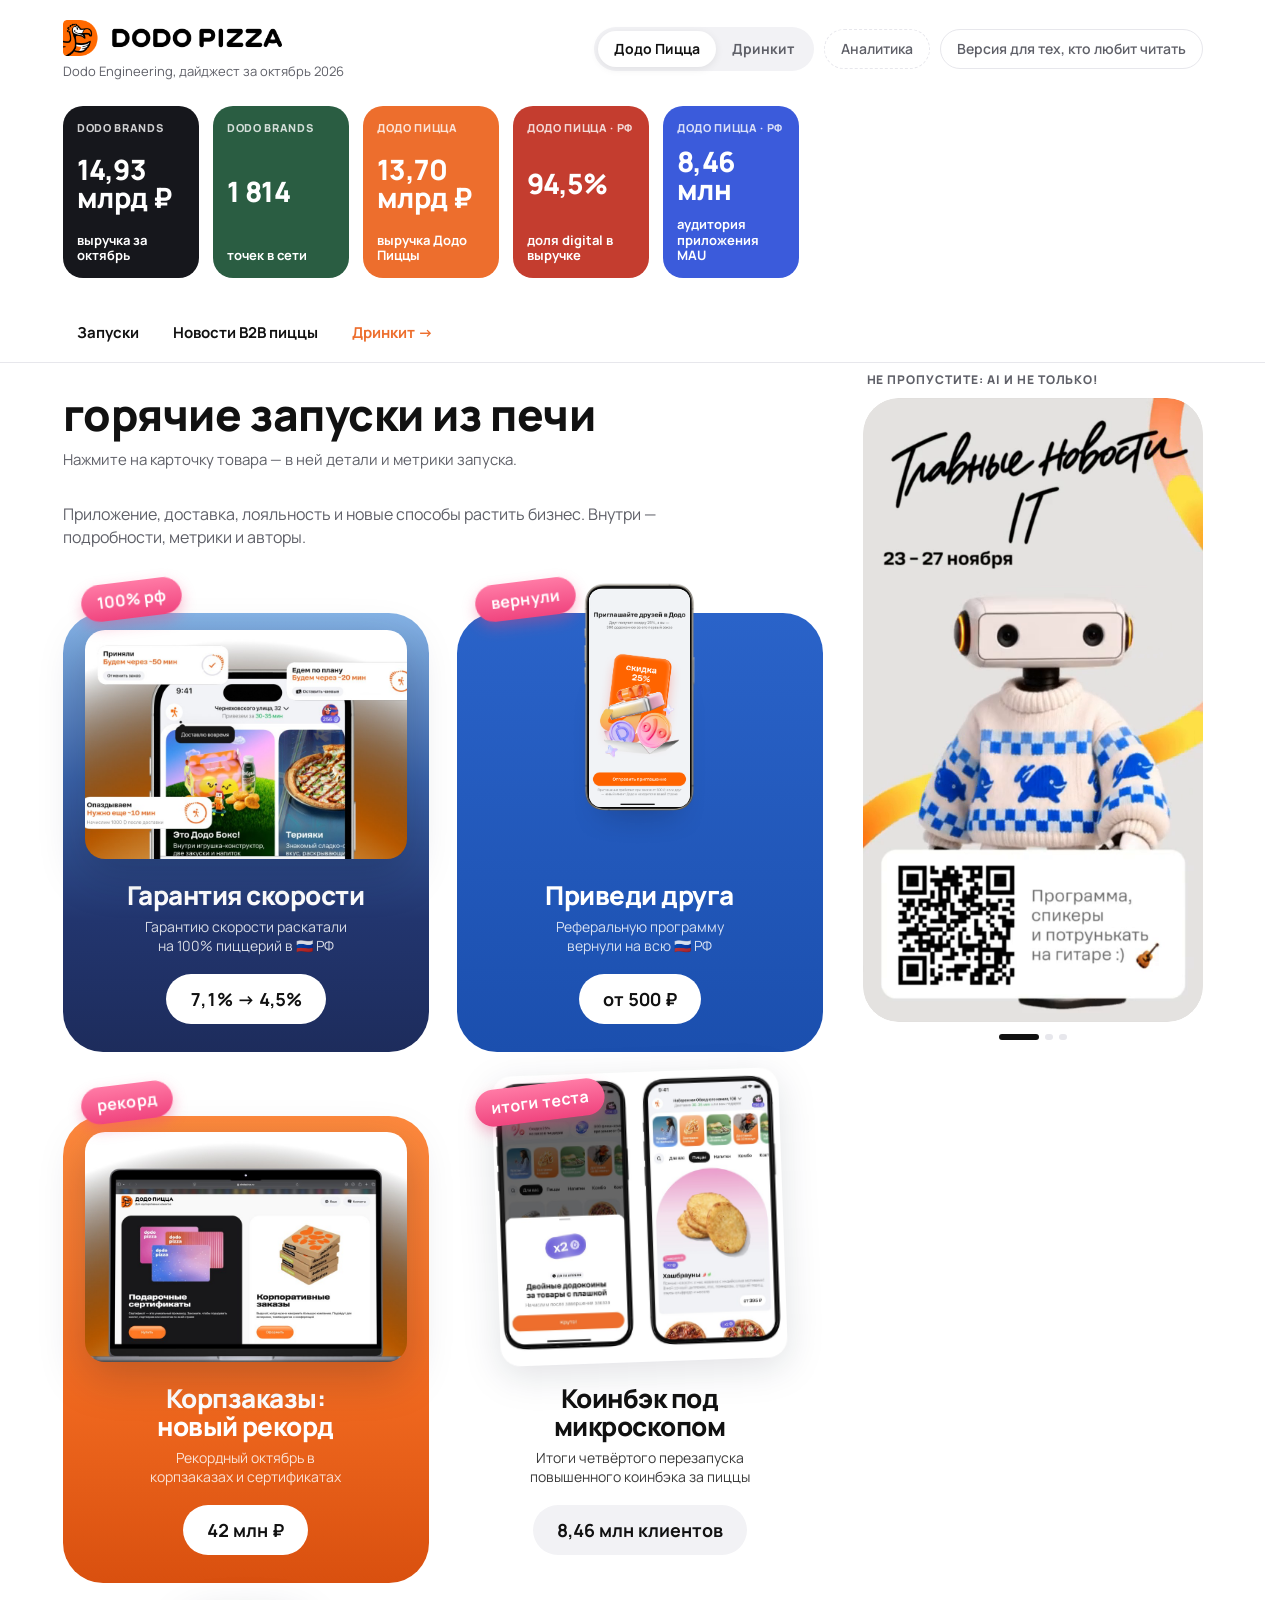
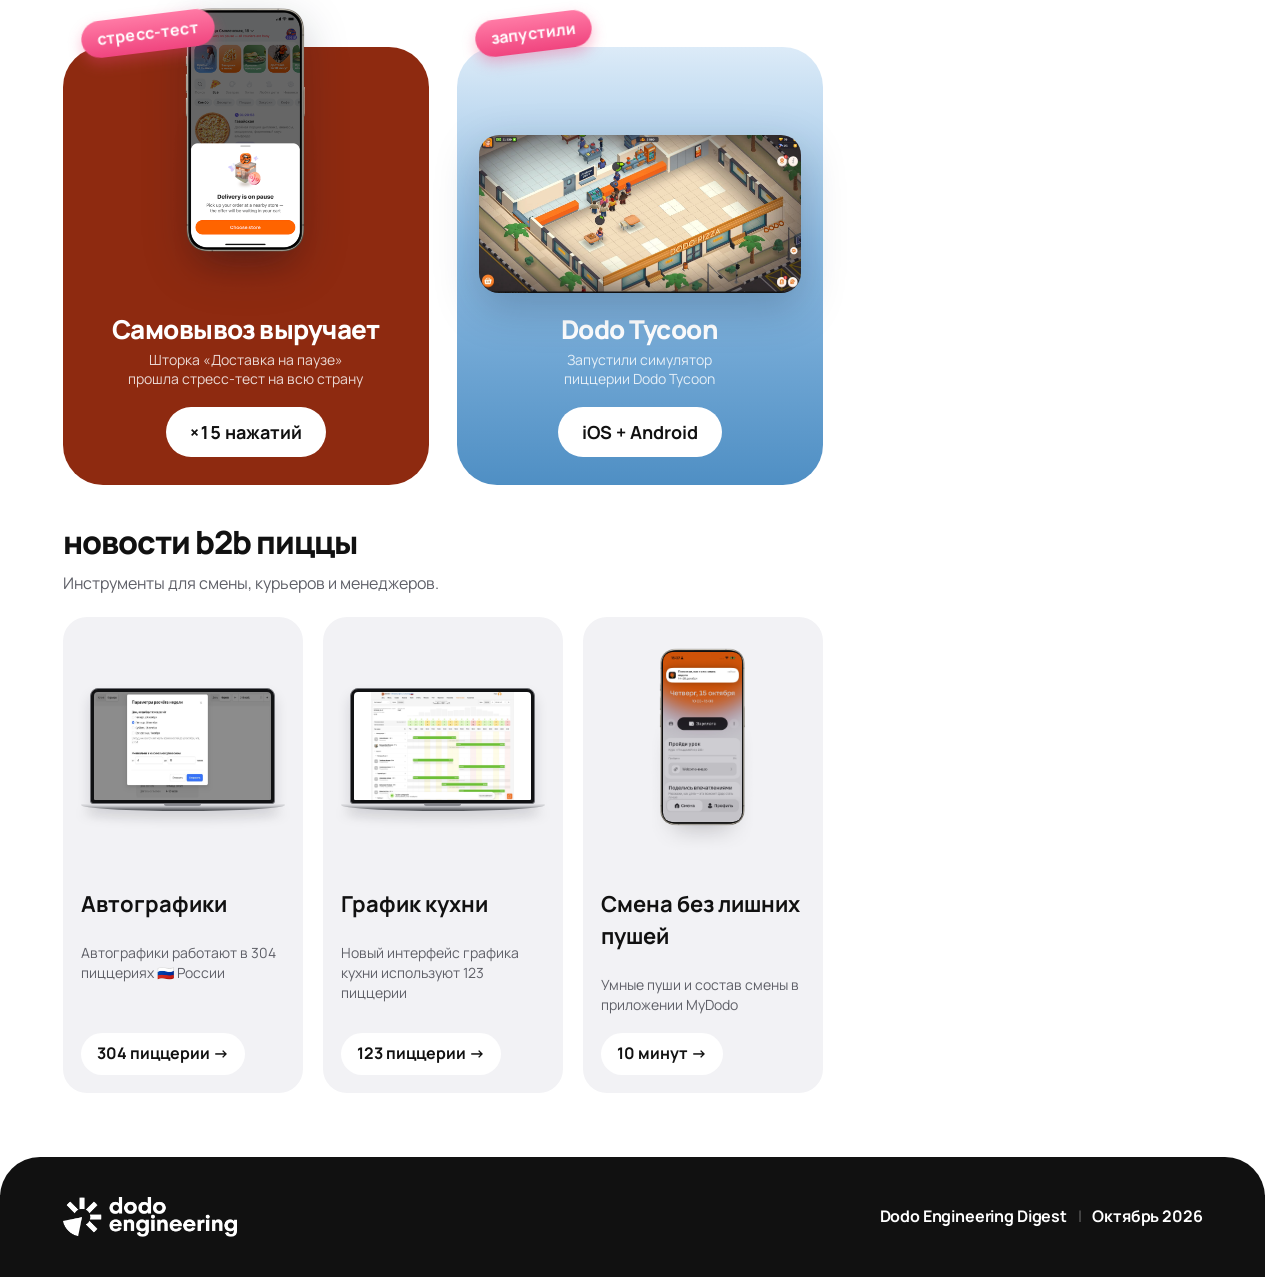
<file: index.html>
<!doctype html>
<html lang="ru">
<head>
<meta charset="utf-8">
<meta name="viewport" content="width=device-width,initial-scale=1,viewport-fit=cover">
<link rel="stylesheet" href="assets/digest-5d7656a44b62.css">
<!-- Yandex.Metrika counter -->
<script type="text/javascript">
    (function(m,e,t,r,i,k,a){
        m[i]=m[i]||function(){(m[i].a=m[i].a||[]).push(arguments)};
        m[i].l=1*new Date();
        for (var j = 0; j < document.scripts.length; j++) {if (document.scripts[j].src === r) { return; }}
        k=e.createElement(t),a=e.getElementsByTagName(t)[0],k.async=1,k.src=r,a.parentNode.insertBefore(k,a)
    })(window, document,'script','https://mc.yandex.ru/metrika/tag.js?id=113560876', 'ym');

    ym(113560876, 'init', {ssr:true, webvisor:true, clickmap:true, ecommerce:"dataLayer", referrer: document.referrer, url: location.href, accurateTrackBounce:true, trackLinks:true});
</script>
<!-- /Yandex.Metrika counter -->
</head>
<body>
<noscript><div><img src="https://mc.yandex.ru/watch/113560876" style="position:absolute; left:-9999px;" alt="" /></div></noscript>
<title>Dodo Engineering · Октябрь 2026</title>
<link rel="preconnect" href="https://fonts.googleapis.com">
<link rel="preconnect" href="https://fonts.gstatic.com" crossorigin>
<link rel="stylesheet" href="https://fonts.googleapis.com/css2?family=Manrope:wght@500;600;700;800&family=Onest:wght@300;400;500;700&family=Caveat:wght@600;700&display=swap">
<div class="top wrap">
  <div class="logo">
    <svg class="logo-mark" viewBox="0 0 44 44" aria-hidden="true" id="logoMark"></svg>
    <div class="logo-txt"><img class="rd-logo" id="rdLogo" hidden src="assets/image-fe6b1e6927436016.webp" alt="dodo engineering"><img id="ddLogo" class="dd-logo" src="assets/image-55e5b87f1a864ea3.webp" alt="Dodo Pizza"><img id="dkLogo" class="dk-logo" src="assets/image-9ad4d7440a99860c.webp" alt="drinkit" hidden><b id="logoName">додо пицца</b><span>Dodo Engineering, дайджест за октябрь 2026</span></div>
  </div>
  <div class="top-right">
    <div class="switch" role="group" aria-label="Бренд">
      <button id="bDodo" aria-pressed="true">Додо Пицца</button>
      <button id="bDrinkit" aria-pressed="false">Дринкит</button>
    </div>
    <button class="read-btn kit-btn" id="bKit" aria-pressed="false">Аналитика</button>
    <button class="read-btn" id="bRead" aria-pressed="false">Версия для тех, кто любит читать</button>
    <button class="cart-btn" id="cartBtn" aria-label="Мой голос" hidden>Мой голос <span class="sep"></span> <span id="cartCount">—</span></button>
  </div>
</div>
<div class="wrap"><div class="stories" id="stories" aria-label="Цифры месяца"></div></div>
<nav class="catnav" aria-label="Разделы меню">
  <div class="wrap" data-show="dodo">
    <a href="#pizza">Запуски</a>
    <a href="#b2b-news">Новости B2B пиццы</a>
    <a href="#" class="go" data-go="drinkit">Дринкит →</a>
  </div>
  <div class="wrap" data-show="drinkit">
    <a href="#season">Новинки сезона</a>
    <a href="#" class="go" data-go="dodo">← Додо Пицца</a>
  </div>
</nav>
<main class="wrap has-promo">
  <aside class="promo" aria-label="Не пропустите">
    <p class="promo-lbl">Не пропустите: AI и не только!</p>
    <div class="promo-track" id="promoTrack"></div>
    <div class="promo-dots" id="promoDots"></div>
  </aside>
  <section class="cat" id="board" style="padding-bottom:0" hidden><div class="board"><div class="board-head"><h2>хит продаж месяца</h2><p id="boardSub">Один голос на человека. Выберите любимую новость в меню.</p></div><div class="rows" id="rows"></div><p class="board-note" id="boardNote"></p></div></section>
  <div data-show="dodo">
    <div class="intro">
      <h1>горячие запуски из печи</h1>
      <p>Нажмите на карточку товара — в ней детали и метрики запуска.</p>
    </div>
    <section class="cat" id="often" hidden>
      <h2>Часто заказывают</h2>
      <p class="sub">Самые сочные результаты октября.</p>
      <div class="often" id="often-list"></div>
    </section>
    <section class="cat" id="pizza">
      <p class="sub">Приложение, доставка, лояльность и новые способы растить бизнес. Внутри — подробности, метрики и авторы.</p>
      <div class="grid" id="pizza-grid"></div>
    </section>
    <section class="cat" id="b2b-news"><h2>Новости B2B пиццы</h2><p class="sub">Инструменты для смены, курьеров и менеджеров.</p><div id="b2b-grid"></div></section>
  </div>
  <div data-show="drinkit">
    <div class="intro">
      <h1>привет, это <b>drinkit</b> —<br>сезонное меню разработки</h1>
      <p>7 новостей октября. Нажмите на напиток — внутри подробности.</p>
    </div>
    <section class="cat" id="season">
      <h2>новинки сезона</h2>
      <p class="sub">Приложение, СмартКухня и сервисы для кофеен.</p>
      <div class="dgrid" id="drink-grid"></div>
    </section>
  </div>
</main>
<article class="reader wrap" id="reader" hidden></article>
<article class="kitchen wrap" id="kitchen" hidden></article>
<footer class="site-foot"><div class="wrap foot-in">
  <img class="de-logo" src="assets/image-07d9060c0abb7383.webp" alt="dodo engineering">
  <p class="foot-t">Dodo Engineering Digest <span class="sep">|</span> Октябрь 2026</p>
</div></footer>
<div id="layer"></div>
<script src="assets/digest-0d04daa8db56.js" defer></script>
</body>
</html>
</file>
<file: assets/digest-5d7656a44b62.css>
body{margin:0}img{max-width:100%}[hidden]{display:none!important}
.story .num{font-size:25px;overflow-wrap:anywhere}.story .cap{max-width:100%}.pending{padding:24px 28px;background:var(--soft);border-radius:24px}.pending p{color:var(--muted);margin-bottom:0}.tracking-grid{display:grid;grid-template-columns:repeat(3,minmax(0,1fr));gap:20px}.track-card{padding:18px;background:var(--soft);border-radius:24px;text-align:left}.track-card img{width:100%;height:210px;object-fit:contain;border-radius:12px;background:#fff}.track-card h3{font-size:22px;margin:18px 0 8px}.track-card p{font-size:14px;color:var(--muted)}.track-card .pill{display:inline-block;padding:9px 16px;border-radius:99px;background:var(--accent);color:white;font-weight:700}.metrics-title{font-size:26px;margin-bottom:8px}.table-scroll{overflow-x:auto;border:1px solid var(--line);border-radius:20px}table{border-collapse:collapse;width:100%;font-size:14px;text-align:left}th,td{padding:15px 18px;border-bottom:1px solid var(--line)}thead{background:var(--soft)}tbody th{font-weight:500}tr:last-child>*{border:0}.editor-note{font-size:13px;line-height:1.6;color:var(--muted);padding:12px 16px;background:var(--soft);border-radius:14px}.report{padding:20px;border:1px solid var(--line);border-radius:20px}.report summary{font-weight:700;cursor:pointer}.report p{font-size:14px;line-height:1.65}.incident{display:block;width:100%;background:#25252a;color:#fff;border-radius:28px;padding:28px;text-align:left}.incident span{color:#ffb07e;font-weight:700}.incident h3{font-size:28px;line-height:1.2;max-width:24ch}.incident p{max-width:65ch;color:#d4d4da}.incident b{color:#ffb07e}.charts{display:grid;grid-template-columns:1fr 1fr;gap:14px}.charts figure{margin:0;border:1px solid var(--line);border-radius:18px;padding:12px}.charts img{width:100%;object-fit:contain}.charts figcaption{font-size:12px;color:var(--muted)}.event{background:#f0e6da;border-radius:28px;overflow:hidden;display:grid;grid-template-columns:1fr 1fr;align-items:center}.event>img{width:100%;height:100%;object-fit:cover}.event>div{padding:28px}.event h2{font-size:32px;line-height:1.1;letter-spacing:-.03em}.event span{font-size:13px;font-weight:700}.event p{font-size:14px;line-height:1.6}.aic-pic img{height:100%;width:100%;object-fit:contain}.drink .pic img{max-height:100%;width:100%;object-fit:contain}.m-pic img{display:block}.ai-grid{grid-template-columns:1fr}.ai-cards{grid-template-columns:1fr 1fr}.prod .pic img{border-radius:18px}section.cat{padding-bottom:22px}@media(max-width:720px){.tracking-grid,.charts,.event,.ai-cards{grid-template-columns:1fr}.event>img{max-height:320px}.event>div{padding:22px}.incident h3{font-size:24px}th,td{padding:12px;min-width:110px}.track-card img{height:240px}}@media(prefers-reduced-motion:reduce){*{scroll-behavior:auto!important;animation:none!important;transition:none!important}}.oct-kpis{display:grid;grid-template-columns:1fr 1fr;gap:16px}.oct-kpis button{text-align:left}.oct-kpis strong{font-size:32px;line-height:1.2;letter-spacing:-.03em}.oct-kpis p{color:var(--muted);font-size:14px}.oct-kpis span{color:var(--accent);font-size:13px;font-weight:700}.ai-grid{grid-template-columns:1fr}.ai-cards{grid-template-columns:1fr 1fr}.aic-pic img{width:100%;height:100%;object-fit:contain}.rd-group .charts{margin-block:24px}.reader .event{margin-top:32px}.story .num{font-size:24px}.story .cap{font-size:12px}.tracking-grid{grid-template-columns:repeat(auto-fit,minmax(210px,1fr))}.prod .pic img{border-radius:20px}.ps{min-width:100%;max-width:100%}@media(max-width:720px){.oct-kpis,.ai-cards{grid-template-columns:1fr}.reader .event{display:block}.story .num{font-size:23px}}@media print{.top,.site-foot,.rd-more{display:none!important}.reader{display:block!important}.rd-item{break-inside:avoid}}
.ps.ps-event{background:#191919!important;min-height:470px;padding:0 0 44px;justify-content:flex-start}.ps.ps-event .art{position:relative;order:-1;inset:auto;width:100%;height:auto;aspect-ratio:16/9;flex:none;display:block;pointer-events:none}.ps.ps-event .art img.event-promo-visual{display:block;width:100%;height:100%;max-width:none;max-height:none;object-fit:contain;object-position:center;filter:none;border-radius:0;transform:none!important}.ps.ps-event .art:after{display:none}.ps.ps-event h4{position:relative;z-index:1;margin:24px 24px 0;font-size:27px;max-width:none}.ps.ps-event p{position:relative;z-index:1;margin:12px 24px 0;font-size:14px;max-width:none;line-height:1.5}.ps.ps-event .go{position:relative;z-index:1;margin:20px 24px 0;font-size:13px;max-width:none}.ps.ps-event .legal{font-size:7px}@media(min-width:721px) and (max-width:1099px){.ps.ps-event{min-height:0;padding-bottom:40px}.ps.ps-event .art{aspect-ratio:16/9;max-height:350px}.ps.ps-event .art img.event-promo-visual{object-fit:contain}}@media(max-width:720px){.ps.ps-event{min-height:0;padding-bottom:44px}.ps.ps-event h4{font-size:25px}.ps.ps-event .art{aspect-ratio:16/9}.ps.ps-event .go{margin-bottom:8px}}
.tracking-read-more{margin-top:24px;text-align:left;line-height:1.5}#rg-metrics{scroll-margin-top:24px}#rg-metrics:focus{outline:none}
:root{
--bg:#ffffff; --fg:#111111; --muted:#5f6068; --soft:#f2f2f5; --line:#e7e7ec;
--accent:#ed6e2d; --accent-soft:#fdeee6; --accent-fg:#ffffff; --card:#ffffff;
--display:"Manrope", "Helvetica Neue", Arial, system-ui, sans-serif;
--body:"Manrope", system-ui, -apple-system, "Segoe UI", sans-serif;
--r-card:24px; --r-pill:999px;
color-scheme:light;
}
:root[data-brand="drinkit"]{
--bg:#ffffff; --fg:#14161f; --muted:#5d6272; --soft:#f1f4f9; --line:#e2e7f0;
--accent:#182da8; --accent-soft:#dbefff; --accent-fg:#ffffff; --card:#dbefff; --sky:#adcdee;
--display:"Onest", "Helvetica Neue", Arial, system-ui, sans-serif;
--body:"Onest", system-ui, -apple-system, "Segoe UI", sans-serif;
--r-card:30px;
color-scheme:light;
}
*{box-sizing:border-box}
[hidden]{display:none!important}
html,body{background:var(--bg);color:var(--fg)}
body{font-family:var(--body);font-size:16px;line-height:1.45;transition:background .5s ease,color .5s ease}
button{font:inherit;color:inherit;cursor:pointer;border:0;background:none}
:focus-visible{outline:3px solid var(--accent);outline-offset:2px;border-radius:8px}
.wrap{max-width:1180px;margin:0 auto;padding-inline:20px}
.top{display:flex;align-items:center;justify-content:space-between;gap:16px;flex-wrap:wrap;padding-block:20px}
.logo{display:flex;align-items:center;gap:12px;min-width:0}
.logo-mark{width:44px;height:44px;flex:none}
.logo-txt{display:flex;flex-direction:column;line-height:1.1}
.logo-txt b{font-family:var(--display);font-weight:800;font-size:26px;letter-spacing:-.03em;text-transform:lowercase}
:root[data-brand="drinkit"] .logo-txt b{text-transform:lowercase;font-weight:800;letter-spacing:-.02em;font-size:24px}
.dd-logo{height:36px;width:auto;max-width:100%;object-fit:contain;object-position:left center;align-self:flex-start;flex:none;display:block;margin-bottom:8px}
.dk-logo{height:34px;width:auto;max-width:100%;object-fit:contain;object-position:left center;align-self:flex-start;flex:none;display:block;margin-bottom:6px}
.logo-txt span{font-size:13px;color:var(--muted)}
:root[data-brand="read"] .logo-txt span,:root[data-brand="kitchen"] .logo-txt span{margin-top:5px}
.top-right{display:flex;align-items:center;gap:10px;flex-wrap:wrap}
.switch{display:flex;background:var(--soft);border-radius:var(--r-pill);padding:4px}
.switch button{padding:8px 16px;border-radius:var(--r-pill);font-weight:700;font-size:14px;color:var(--muted);transition:background .25s,color .25s}
.switch button[aria-pressed="true"]{background:var(--card);color:var(--fg);box-shadow:0 2px 8px rgba(0,0,0,.08)}
.add.in,:root[data-brand="drinkit"] .add{background:var(--fg)}
:root[data-brand="drinkit"] .add:not(.in){background:var(--accent);color:#fff}
.m-pic{position:relative}
.m-pic img{width:100%;max-height:440px;object-fit:contain;border-radius:18px}
.bubble{position:absolute;right:18px;bottom:22px;background:#fff;color:#111;border-radius:16px;padding:9px 14px;font-weight:700;font-size:13px;box-shadow:0 6px 20px rgba(0,0,0,.15);text-decoration:none;display:flex;gap:8px;align-items:center}
.bubble::after{content:"";position:absolute;bottom:-6px;right:26px;width:12px;height:12px;background:#fff;transform:rotate(45deg)}
.m-pic .mini{position:absolute;left:16px;top:16px;width:64px;height:64px;filter:drop-shadow(0 4px 8px rgba(0,0,0,.15))}
.seg-dark{background:#3a3a3e}
:root[data-brand="drinkit"] .switch button[aria-pressed="true"]{background:var(--accent);color:#fff}
.cart-btn{display:flex;align-items:center;gap:10px;background:var(--accent);color:var(--accent-fg);padding:10px 18px;border-radius:var(--r-pill);font-weight:800;font-size:15px}
.cart-btn .sep{width:1px;height:18px;background:currentColor;opacity:.35}
#cartCount{max-width:150px;overflow:hidden;text-overflow:ellipsis;white-space:nowrap}
.vchip{position:absolute;top:6px;right:0;font-size:12px;font-weight:800;padding:4px 10px;border-radius:var(--r-pill);background:var(--fg);color:var(--bg);font-variant-numeric:tabular-nums}
.vchip:empty{display:none}
.vchip{display:none!important}
.drink .pic .vchip{top:14px;right:14px}
[data-card].mine .vchip{background:var(--accent);color:var(--accent-fg)}
:root[data-brand="drinkit"] [data-card].mine .vchip{background:var(--accent);color:#fff}
.drink.mine{box-shadow:0 0 0 3px var(--accent)}
.board{background:var(--soft);border-radius:var(--r-card);padding:24px;display:flex;flex-direction:column;gap:14px}
.board-head{display:flex;justify-content:space-between;align-items:baseline;gap:12px;flex-wrap:wrap}
.board-head h2{font-family:var(--display);font-weight:800;font-size:28px;margin:0;letter-spacing:-.03em;text-transform:lowercase}
.board-head p{margin:0;color:var(--muted);font-size:14px}
.rows{display:flex;flex-direction:column;gap:8px}
.row{display:grid;grid-template-columns:28px 44px minmax(0,1fr) auto;align-items:center;gap:12px;padding:8px 12px 8px 8px;border-radius:16px;background:var(--card);text-align:left;width:100%}
.row .rk{font-weight:800;color:var(--muted);text-align:center;font-variant-numeric:tabular-nums}
.row svg{width:44px;height:44px}
.row .nm{min-width:0;display:flex;flex-direction:column;gap:5px}
.row .nm b{font-size:14px;line-height:1.2;overflow:hidden;text-overflow:ellipsis;white-space:nowrap}
.row .nm b small{font-weight:700;color:var(--muted);font-size:11px;text-transform:uppercase;letter-spacing:.06em;margin-left:6px}
.bar{height:6px;border-radius:3px;background:var(--line);overflow:hidden}
.bar i{display:block;height:100%;border-radius:3px;background:var(--accent);transition:width .6s cubic-bezier(.2,.8,.2,1)}
:root[data-brand="drinkit"] .bar i{background:var(--accent)}
.row .ct{font-weight:800;font-variant-numeric:tabular-nums;font-size:15px;min-width:3ch;text-align:right}
.row.lead{box-shadow:0 0 0 2px var(--accent)}
:root[data-brand="drinkit"] .row.lead{box-shadow:0 0 0 2px var(--accent)}
.row.me .rk{color:var(--accent)}
.board-note{font-size:13px;color:var(--muted);margin:0}
.vote-note{font-size:13px;color:var(--muted);text-align:center;margin:0}
.stories{display:flex;gap:14px;overflow-x:auto;padding-block:14px 26px;margin-top:-6px;scrollbar-width:none}
.stories::-webkit-scrollbar{display:none}
.story{flex:none;width:136px;height:172px;border-radius:20px;padding:14px;display:flex;flex-direction:column;justify-content:space-between;text-align:left;color:#fff;position:relative;overflow:hidden;outline-offset:3px}
.story .num{font-family:var(--display);font-weight:900;font-size:28px;line-height:1;letter-spacing:-.02em}
:root[data-brand="drinkit"] .story .num{font-weight:800;font-size:24px}
.story .cap{font-size:13px;font-weight:700;line-height:1.2}
.story .tag{font-size:11px;font-weight:800;text-transform:uppercase;letter-spacing:.06em;opacity:.8}
.catnav{position:sticky;top:env(safe-area-inset-top,0px);z-index:20;background:var(--bg);transition:background .5s;border-bottom:1px solid var(--line)}
.catnav .wrap{display:flex;gap:6px;overflow-x:auto;padding-block:10px;scrollbar-width:none}
.catnav .wrap::-webkit-scrollbar{display:none}
.catnav a{flex:none;color:var(--fg);text-decoration:none;font-weight:700;font-size:15px;padding:8px 14px;border-radius:var(--r-pill)}
.catnav a:hover{color:var(--accent);background:var(--accent-soft)}
:root[data-brand="drinkit"] .catnav a:hover{color:var(--accent);background:var(--accent-soft)}
:root[data-brand="drinkit"] .catnav a{font-weight:500}
.catnav a.go{color:var(--accent)}
.intro{display:flex;align-items:baseline;justify-content:space-between;gap:12px;flex-wrap:wrap;padding-block:28px 6px}
.intro h1{font-family:var(--display);font-weight:800;text-transform:lowercase;letter-spacing:-.03em;font-size:clamp(28px,4.4vw,44px);line-height:1.05;margin:0;text-wrap:balance;letter-spacing:-.01em}
:root[data-brand="drinkit"] .intro h1{font-weight:300;text-transform:lowercase;letter-spacing:-.02em;font-size:clamp(34px,5vw,60px);line-height:1.08}
:root[data-brand="drinkit"] .intro h1 b{font-weight:700;color:var(--accent)}
:root[data-brand="drinkit"] .intro{padding-block:40px 10px}
.intro p{margin:0;color:var(--muted);font-size:15px}
section.cat{padding-block:26px 8px;scroll-margin-top:70px}
section.cat > h2{font-family:var(--display);font-weight:800;font-size:32px;margin:0 0 6px;letter-spacing:-.03em;text-transform:lowercase}
:root[data-brand="drinkit"] section.cat > h2{text-transform:lowercase;font-size:clamp(28px,3.4vw,40px);font-weight:300;letter-spacing:-.02em}
:root[data-brand="drinkit"] #season{background:var(--soft);border-radius:clamp(40px,7vw,96px);padding:clamp(28px,5vw,64px) clamp(18px,4vw,56px);margin-top:20px}
section.cat > .sub{margin:0 0 20px;color:var(--muted);max-width:62ch}
.often{display:flex;gap:14px;overflow-x:auto;padding-bottom:6px;scrollbar-width:thin}
.often button{flex:none;display:flex;align-items:center;gap:12px;background:var(--card);border-radius:16px;padding:10px 18px 10px 10px;box-shadow:0 4px 20px rgba(6,5,50,.08);text-align:left;width:290px}
.often svg{width:64px;height:64px;flex:none}
.often b{display:block;font-size:15px;line-height:1.2}
.often span{display:block;color:var(--accent);font-weight:800;font-size:14px;margin-top:4px}
.often img.shot,.line img.shot,.row img.shot{width:64px;height:64px;object-fit:cover;object-position:top;border-radius:14px;flex:none;background:#fff;box-shadow:0 0 0 1px var(--line) inset}
.combo{display:grid;grid-template-columns:minmax(0,1.1fr) minmax(0,2fr);gap:28px;background:var(--soft);border-radius:var(--r-card);padding:28px;align-items:center}
.combo-head h3{font-family:var(--display);font-weight:900;font-size:26px;margin:4px 0 8px;line-height:1.1}
.combo-head p{margin:0;color:var(--muted);font-size:14px}
.combo-head .lbl{font-size:12px;font-weight:800;color:var(--accent);text-transform:uppercase;letter-spacing:.08em}
.slots{display:grid;grid-template-columns:repeat(2,minmax(0,1fr));gap:12px}
.slot{background:var(--card);border-radius:18px;padding:16px;display:flex;flex-direction:column;gap:6px;min-width:0}
.slot .v{font-family:var(--display);font-weight:900;font-size:28px;font-variant-numeric:tabular-nums;color:#c7c9d1;letter-spacing:.02em}
.slot b{font-size:15px}
.slot span{font-size:13px;color:var(--muted);line-height:1.35}
.soon-row{display:grid;grid-template-columns:repeat(auto-fill,minmax(260px,1fr));gap:16px}
.soon-card{border:2px dashed var(--line);border-radius:var(--r-card);padding:22px;display:flex;gap:16px;align-items:center}
.soon-card svg{width:56px;height:56px;flex:none;opacity:.7}
.soon-card b{display:block;font-size:17px}
.soon-card span{color:var(--muted);font-size:14px}
.dgrid{display:grid;grid-template-columns:repeat(auto-fill,minmax(215px,1fr));gap:18px}
.drink{background:#fff;border-radius:var(--r-card);overflow:hidden;display:flex;flex-direction:column;text-align:left;min-width:0;transition:transform .3s}
.drink:hover{transform:translateY(-4px)}
.drink .pic{aspect-ratio:1/1.05;max-width:100%;display:grid;place-items:center;position:relative;border-radius:var(--r-card);margin:8px 8px 0}
.drink .pic svg{height:86%;transition:transform .5s cubic-bezier(.2,.8,.2,1)}
.drink:hover .pic svg{transform:rotate(-6deg) scale(1.04)}
.drink .pic .chip{position:absolute;top:14px;left:14px;font-size:12px;font-weight:700;padding:5px 11px;border-radius:var(--r-pill);background:#fff;color:var(--accent)}
.drink .body{padding:18px 20px 20px;display:flex;flex-direction:column;gap:8px;flex:1}
.drink h3{margin:0;font-family:var(--display);font-weight:500;font-size:20px;line-height:1.2;letter-spacing:-.02em}
.drink .hl{margin:0;font-size:14px;font-weight:700;color:var(--accent)}
.drink .desc{margin:0;color:var(--muted);font-size:14px;line-height:1.4;flex:1}
.drink .foot{display:flex;align-items:center;justify-content:space-between;margin-top:8px}
.drink .kcal{font-size:13px;color:var(--muted);font-variant-numeric:tabular-nums}
.drink.wide{grid-column:1/-1;flex-direction:row}
.drink.wide .pic{width:42%;flex:none;aspect-ratio:auto;min-height:340px;margin:8px}
.drink.wide .pic svg{height:300px}
.drink.wide .body{padding:36px 40px;justify-content:center;gap:12px}
.drink.wide h3{font-size:clamp(28px,3vw,40px);font-weight:300}
.drink.wide .hl{font-size:16px}
.drink.wide .desc{flex:none;font-size:15px;max-width:52ch}
.dwins{display:flex;flex-direction:column;gap:8px;margin-top:6px}
.dwins span{background:var(--accent-soft);border-radius:18px;padding:10px 14px;font-size:14px;color:var(--fg)}
.dwins b{color:var(--accent);margin-right:8px}
@media (max-width:720px){.drink.wide{flex-direction:column}.drink.wide .pic{width:auto;min-height:260px}.drink.wide .pic svg{height:230px}.drink.wide .body{padding:20px}}
.drink .kcal b{color:var(--fg);font-weight:700}
.plus{width:40px;height:40px;border-radius:50%;background:var(--accent);color:#fff;display:grid;place-items:center;font-size:24px;font-weight:500;line-height:1}
[data-show], .catnav .wrap[data-show]{display:none}
:root[data-brand="dodo"] .catnav .wrap[data-show="dodo"], :root[data-brand="drinkit"] .catnav .wrap[data-show="drinkit"]{display:flex}
:root[data-brand="dodo"] [data-show="dodo"], :root:not([data-brand]) [data-show="dodo"]{display:block}
:root[data-brand="drinkit"] [data-show="drinkit"]{display:block}
footer{padding-block:48px 64px;color:var(--muted);font-size:13px}
.overlay{position:fixed;inset:0;background:rgba(0,0,0,.55);z-index:50;display:grid;place-items:center;padding:20px;animation:fade .2s}
@keyframes fade{from{opacity:0}}
.modal{background:var(--card);color:var(--fg);border-radius:28px;width:min(940px,100%);max-height:calc(100% - 20px);overflow:auto;display:grid;grid-template-columns:minmax(0,1fr) minmax(0,1fr);position:relative;animation:pop .28s cubic-bezier(.2,.9,.3,1.2)}
@keyframes pop{from{transform:scale(.94);opacity:0}}
.modal .m-pic{display:grid;place-items:center;padding:30px;min-height:320px}
.modal .m-pic svg{width:100%;max-width:380px;max-height:420px}
:root[data-brand="dodo"] .modal .m-pic .mini svg{width:64px;height:64px}
:root[data-brand="dodo"] .modal .m-pic > svg, :root[data-brand="dodo"] .modal .m-pic .mini svg{animation:spin 1s cubic-bezier(.2,.8,.2,1)}
@keyframes spin{from{transform:rotate(-40deg) scale(.85)}}
.modal .m-info{padding:30px;background:var(--soft);display:flex;flex-direction:column;gap:14px;min-width:0}
:root[data-brand="drinkit"] .modal .m-info{background:var(--soft)}
:root[data-brand="drinkit"] .modal{border-radius:40px}
.m-info h3{margin:0;font-family:var(--display);font-weight:800;font-size:28px;line-height:1.1;letter-spacing:-.02em}
:root[data-brand="drinkit"] .m-info h3{font-weight:500;letter-spacing:-.02em}
.m-info .hl{margin:0;font-weight:700}
.m-info .meta{color:var(--muted);font-size:14px;margin:0}
.seg{display:grid;grid-template-columns:1fr 1fr;background:var(--line);border-radius:var(--r-pill);padding:3px}
.seg button{padding:8px;border-radius:var(--r-pill);font-weight:700;font-size:14px;color:var(--muted)}
.seg button[aria-pressed="true"]{background:var(--card);color:var(--fg);box-shadow:0 2px 6px rgba(0,0,0,.1)}
.m-text p{margin:0 0 10px;font-size:15px;line-height:1.5}
.ingr{display:flex;flex-wrap:wrap;gap:8px}
.ingr button{background:var(--card);border-radius:14px;padding:8px 12px;font-size:13px;font-weight:700;display:flex;gap:6px;align-items:center;text-align:left;line-height:1.25;box-shadow:0 1px 3px rgba(0,0,0,.06)}
.ingr button[aria-pressed="false"]{opacity:.45;text-decoration:line-through}
.ingr button .x{font-size:15px;color:var(--muted)}
.ingr-note{font-size:12px;color:var(--muted);margin:-6px 0 0}
.author{display:flex;align-items:center;gap:10px;font-size:14px;flex-wrap:wrap}
.ava{width:36px;height:36px;border-radius:50%;display:grid;place-items:center;font-weight:800;font-size:14px;background:var(--accent);color:var(--accent-fg);flex:none}
.author code{font-family:inherit;color:var(--muted);user-select:all;word-break:break-all}
.m-actions{display:flex;flex-direction:column;gap:10px;margin-top:auto;padding-top:6px}
.add{background:linear-gradient(180deg,#f58a4f,var(--accent));color:var(--accent-fg);font-weight:800;font-size:16px;padding:14px;border-radius:var(--r-pill);width:100%}
.add.in{background:var(--fg);color:var(--bg)}
a.add.cta{display:block;text-align:center;text-decoration:none;color:var(--accent-fg)}
:root[data-brand="drinkit"] a.add.cta{background:var(--accent);color:#fff}
.link{color:var(--accent);font-weight:700;font-size:14px;text-decoration:none;text-align:center}
:root[data-brand="drinkit"] .link{color:var(--accent)}
.close{position:absolute;top:14px;right:14px;width:40px;height:40px;border-radius:50%;background:var(--card);font-size:22px;display:grid;place-items:center;z-index:2;box-shadow:0 2px 8px rgba(0,0,0,.12)}
.sv{position:fixed;inset:0;z-index:60;background:#000;display:grid;place-items:center;animation:fade .2s}
.sv-card{width:min(420px,100%);height:min(740px,100%);border-radius:24px;position:relative;overflow:hidden;color:#fff;display:flex;flex-direction:column;padding:22px;padding-top:calc(22px + env(safe-area-inset-top,0px))}
.sv-bars{display:flex;gap:4px}
.sv-bars i{flex:1;height:3px;background:rgba(255,255,255,.35);border-radius:2px;overflow:hidden}
.sv-bars i b{display:block;height:100%;width:0;background:#fff}
.sv-top{display:flex;justify-content:space-between;align-items:center;margin-top:14px;font-size:13px;font-weight:700}
.sv-top button{color:#fff;font-size:26px;line-height:1}
.sv-main{flex:1;display:flex;flex-direction:column;justify-content:center;gap:16px}
.sv-main .big{font-family:var(--display);font-weight:900;font-size:clamp(54px,16vw,84px);line-height:.95;letter-spacing:-.03em}
:root[data-brand="drinkit"] .sv-main .big{font-weight:700}
.sv-main .cap{font-size:22px;font-weight:800;line-height:1.2;text-wrap:balance}
.sv-main .det{font-size:15px;opacity:.85;max-width:34ch}
.sv-cta{background:#fff;color:#000;font-weight:800;padding:14px;border-radius:var(--r-pill);width:100%}
.sv-tap{position:absolute;top:80px;bottom:90px;width:35%;z-index:1}
.sv-tap.l{left:0}.sv-tap.r{right:0}
.drawer{position:fixed;top:0;right:0;bottom:0;width:min(440px,100%);background:var(--card);color:var(--fg);z-index:55;display:flex;flex-direction:column;box-shadow:-10px 0 40px rgba(0,0,0,.2);animation:slide .3s cubic-bezier(.2,.8,.2,1);padding-top:env(safe-area-inset-top,0px);padding-bottom:env(safe-area-inset-bottom,0px)}
@keyframes slide{from{transform:translateX(100%)}}
.drawer-h{display:flex;justify-content:space-between;align-items:center;padding:22px 22px 10px}
.drawer-h h3{margin:0;font-family:var(--display);font-weight:900;font-size:24px}
.drawer-h button{font-size:26px}
.drawer-list{flex:1;overflow:auto;padding:0 22px;display:flex;flex-direction:column;gap:10px}
.line{display:flex;gap:12px;align-items:center;padding:10px;border-radius:16px;background:var(--soft)}
.line svg{width:52px;height:52px;flex:none}
.line div{flex:1;min-width:0}
.line b{display:block;font-size:14px;line-height:1.2}
.line span{font-size:12px;color:var(--muted)}
.line button{font-size:20px;color:var(--muted);padding:4px 8px}
.empty{color:var(--muted);padding:30px 0;text-align:center}
.drawer-f{padding:16px 22px 22px;display:flex;flex-direction:column;gap:10px;border-top:1px solid var(--line)}
.receipt{font-family:ui-monospace,"SF Mono",Menlo,Consolas,monospace;background:#fbfaf6;color:#1a1a1a;padding:20px 18px;margin:0 22px;font-size:12.5px;line-height:1.55;position:relative;white-space:pre-wrap;word-break:break-word;
-webkit-mask:radial-gradient(circle 6px at 50% 100%,#0000 98%,#000) 0 0/14px 100% repeat-x;mask:conic-gradient(from -45deg at bottom,#0000,#000 1deg 89deg,#0000 90deg) 50%/14px 100%}
.toast{position:fixed;left:50%;bottom:calc(24px + env(safe-area-inset-bottom,0px));transform:translateX(-50%);background:var(--fg);color:var(--bg);padding:12px 20px;border-radius:var(--r-pill);font-weight:700;font-size:14px;z-index:80;animation:fade .2s}
@media (max-width:720px){
.modal{grid-template-columns:1fr;border-radius:24px}
.modal .m-pic{min-height:0;padding:30px 30px 0}
.modal .m-pic svg{max-width:240px;max-height:260px}
.combo{grid-template-columns:1fr;padding:20px}
.overlay{padding:10px;align-items:end}
section.cat > h2{font-size:26px}
}
@media (prefers-reduced-motion:reduce){*{animation:none!important;transition:none!important}}
#pizza-grid{display:grid;grid-template-columns:repeat(auto-fill,minmax(280px,1fr));gap:64px 28px;padding-top:44px}
.prod{position:relative;display:flex;flex-direction:column;align-items:center;text-align:center;min-width:0;border-radius:40px;padding:0 22px 28px;transition:transform .35s cubic-bezier(.2,.8,.2,1)}
.prod:hover{transform:translateY(-4px)}
.prod.tone-navy{background:linear-gradient(180deg,#86b4e6 0%,#3a62a8 38%,#22356e 70%,#1d2c5c 100%);color:#fff}
.prod.tone-rust{background:#8e2a10;color:#fff}
.prod.tone-blue{background:linear-gradient(180deg,#2a63c9,#1b4fae);color:#fff}
.prod.tone-sky{background:linear-gradient(180deg,#dcebf8 0%,#8dbbe2 45%,#4f8fc4 100%);color:#fff}
.prod.tone-plain{color:var(--fg)}
.prod .pic{width:100%;height:290px;margin-top:-44px;display:flex;align-items:flex-end;justify-content:center;position:relative}
.prod .pic img{max-width:100%;max-height:100%;width:auto;height:auto;object-fit:contain;filter:drop-shadow(0 14px 22px rgba(10,20,40,.22));transition:transform .45s cubic-bezier(.2,.8,.2,1)}
.prod.tone-plain .pic img{filter:drop-shadow(0 10px 18px rgba(10,20,40,.12))}
.prod:hover .pic img{transform:translateY(-8px) rotate(-1.5deg) scale(1.03)}
.prod h3{margin:22px 0 0;font-family:var(--display);font-weight:800;font-size:26px;line-height:1.1;letter-spacing:-.02em;text-wrap:balance}
.prod .hl{margin:8px 0 0;font-size:14px;line-height:1.35;opacity:.82;max-width:30ch;text-wrap:balance}
.prod .pill{margin-top:18px;background:#fff;color:#111;font-weight:700;font-size:18px;padding:12px 24px;border-radius:999px;font-variant-numeric:tabular-nums;transition:background .2s,color .2s}
.prod.tone-plain .pill{background:var(--soft)}
.prod:hover .pill{background:var(--accent);color:#fff}
.prod.mine .pill{background:#111;color:#fff}
.prod.mine .pill::before{content:"✓ "}
.prod .badge{position:absolute;top:-32px;left:18px;z-index:2;transform:rotate(-7deg);background:linear-gradient(180deg,#ff7aa5,#f0457f);color:#fff;font-weight:700;font-size:16px;padding:7px 16px;border-radius:999px;box-shadow:0 6px 14px rgba(240,69,127,.35);letter-spacing:.01em}
.prod .pic img[data-art="coin"]{border-radius:20px;transform:rotate(-2deg)}
.prod:hover .pic img[data-art="coin"]{transform:translateY(-8px) rotate(-3deg) scale(1.03)}
.prod .pepper{font-size:.75em;margin-left:4px}
.prod.tone-orange{background:linear-gradient(180deg,#ff8a3d 0%,#f26b21 55%,#d9500f 100%);color:#fff}
.prod.wide{grid-column:1/-1;flex-direction:row;align-items:center;text-align:left;gap:40px;padding:34px 44px 34px 34px}
.prod.wide .pic{width:50%;height:auto;margin:-70px 0 0;flex:none;align-items:center}
.prod.wide .pic svg{width:100%;height:auto;filter:drop-shadow(0 18px 26px rgba(60,20,0,.3));transform:rotate(-3deg);transition:transform .45s cubic-bezier(.2,.8,.2,1)}
.prod.wide:hover .pic svg{transform:rotate(-1deg) translateY(-6px)}
.prod.wide .txt{display:flex;flex-direction:column;align-items:flex-start;min-width:0}
.prod.wide h3{margin:0;font-size:clamp(30px,3.4vw,44px)}
.prod.wide .hl{font-size:16px;max-width:44ch;text-wrap:pretty}
.wins{display:flex;flex-direction:column;gap:8px;margin-top:18px;width:100%}
.win{display:flex;flex-wrap:wrap;gap:4px 10px;align-items:baseline;background:rgba(255,255,255,.16);border-radius:16px;padding:10px 14px;font-size:14px}
.win b{font-weight:800}
.prod.wide .pill{margin-top:20px}
.prod.wide .badge{top:-18px;left:auto;right:28px;transform:rotate(6deg)}
@media (max-width:720px){#pizza-grid{grid-template-columns:1fr;gap:64px}
.prod.wide{flex-direction:column;text-align:center;padding:0 20px 28px;gap:0}
.prod.wide .pic{width:100%;margin-top:-40px}
.prod.wide .txt{align-items:center}
.prod.wide h3{margin-top:18px}
.prod.wide .badge{left:18px;right:auto;top:-32px}}
#ai > h2{text-transform:none!important}
.ai-grid{display:grid;grid-template-columns:minmax(0,2fr) minmax(0,1fr);gap:24px;align-items:start}
.ai-cards{display:grid;grid-template-columns:repeat(2,minmax(0,1fr));gap:24px}
.aic{display:flex;flex-direction:column;align-items:flex-start;text-align:left;min-width:0;background:var(--soft);border-radius:var(--r-card);padding:10px 10px 22px;position:relative;transition:transform .3s}
.aic:hover{transform:translateY(-4px)}
.aic .aic-pic{width:100%;aspect-ratio:4/3;border-radius:calc(var(--r-card) - 8px);display:grid;place-items:center;overflow:hidden}
.aic .aic-pic svg{width:88%;height:auto;transition:transform .45s cubic-bezier(.2,.8,.2,1)}
.aic:hover .aic-pic svg{transform:scale(1.04) rotate(-1.5deg)}
.aic .badge{position:absolute;top:20px;left:20px;background:linear-gradient(180deg,#ff7aa5,#f0457f);color:#fff;font-weight:700;font-size:14px;padding:5px 13px;border-radius:999px;transform:rotate(-6deg);box-shadow:0 6px 14px rgba(240,69,127,.3)}
:root[data-brand="drinkit"] .aic .badge{background:#fff;color:var(--accent);box-shadow:none;transform:none}
.aic h3{margin:16px 12px 0;font-family:var(--display);font-weight:800;font-size:22px;line-height:1.15;letter-spacing:-.02em}
:root[data-brand="drinkit"] .aic h3{font-weight:500}
.aic p{margin:6px 12px 0;color:var(--muted);font-size:14px;line-height:1.4}
.aic .pill{margin:16px 12px 0;background:var(--bg);font-weight:700;font-size:15px;padding:10px 18px;border-radius:999px}
.aic:hover .pill{background:var(--accent);color:var(--accent-fg)}
.ai-more{background:var(--accent-soft);border-radius:var(--r-card);padding:24px;font-size:14px;line-height:1.5}
.ai-more b{display:block;font-size:17px;line-height:1.3;margin-bottom:10px}
.ai-more p{margin:0 0 10px}
.ai-more a{color:var(--accent);font-weight:700}
.ai-more .tg{font-weight:700}
.people{background:#161616;color:#fff;border-radius:var(--r-card);padding:clamp(24px,4vw,40px)}
.people-head{display:flex;align-items:baseline;justify-content:space-between;gap:12px;flex-wrap:wrap}
.people-head h2{margin:0;font-family:var(--display);font-weight:800;font-size:clamp(26px,3vw,36px);letter-spacing:-.02em}
:root[data-brand="drinkit"] .people-head h2{font-weight:300}
.people-head span{font-size:12px;text-transform:uppercase;letter-spacing:.08em;opacity:.6}
.stats{display:grid;grid-template-columns:minmax(0,1.5fr) repeat(3,minmax(0,1fr));gap:20px;margin-top:28px}
.stat{display:flex;align-items:center;gap:14px;min-width:0}
.stat b{font-family:var(--display);font-weight:400;font-size:clamp(44px,5vw,64px);line-height:1;font-variant-numeric:tabular-nums;letter-spacing:-.03em}
.stat span{font-size:15px;line-height:1.3;opacity:.85}
@media (max-width:900px){.ai-grid{grid-template-columns:1fr}.stats{grid-template-columns:repeat(2,minmax(0,1fr))}}
@media (max-width:480px){.stats{grid-template-columns:1fr}}
@media (max-width:560px){.ai-cards{grid-template-columns:1fr}}
.story{transition:transform .3s cubic-bezier(.2,.8,.2,1),box-shadow .3s;will-change:transform}
.story .num{display:inline-block;transform-origin:left bottom;transition:transform .3s cubic-bezier(.2,.8,.2,1)}
.story:hover,.story:focus-visible{transform:translateY(-6px);box-shadow:0 16px 30px rgba(20,20,40,.2);animation:storyWiggle .55s ease}
.story:hover .num,.story:focus-visible .num{transform:scale(1.08)}
.story:active{transform:translateY(-2px) scale(.97);transition-duration:.1s}
@keyframes storyWiggle{0%{transform:translateY(0) rotate(0)}30%{transform:translateY(-6px) rotate(-2.2deg)}55%{transform:translateY(-6px) rotate(1.6deg)}80%{transform:translateY(-6px) rotate(-.8deg)}100%{transform:translateY(-6px) rotate(0)}}
.seg .sm{display:none}
@media (max-width:720px){
#pizza-grid{grid-template-columns:repeat(2,minmax(0,1fr));gap:40px 12px;padding-top:30px}
.prod{border-radius:24px;padding:0 10px 14px}
.prod .pic{height:150px;margin-top:-28px}
.prod.tone-plain .pic{margin-top:-22px}
.prod h3{font-size:16px;margin-top:10px;line-height:1.15}
.prod .hl{display:none}
.prod .pill{margin-top:10px;font-size:13px;padding:7px 12px;line-height:1.2}
.prod .badge{top:-22px;left:6px;font-size:11px;padding:4px 10px}
.prod .pepper{font-size:.7em}
.dgrid{grid-template-columns:repeat(2,minmax(0,1fr));gap:10px}
.drink{border-radius:22px}
.drink .pic{margin:6px 6px 0;border-radius:18px}
.drink .pic .chip{top:8px;left:8px;font-size:10px;padding:3px 8px}
.drink .body{padding:10px 12px 12px;gap:6px}
.drink h3{font-size:15px}
.drink .hl,.drink .desc,.drink .dwins{display:none}
.drink .foot{margin-top:2px}
.drink .kcal{font-size:12px}
.plus{width:32px;height:32px;font-size:20px}
:root[data-brand="drinkit"] #season{padding:22px 12px;border-radius:32px}
:root[data-brand="drinkit"] #season > h2,:root[data-brand="drinkit"] #season > .sub{padding-inline:6px}
.overlay{padding:0;align-items:end}
.modal{border-radius:28px 28px 0 0;max-height:92vh;width:100%;animation:sheet .3s cubic-bezier(.2,.8,.2,1)}
.modal .m-pic{padding:20px 20px 4px;min-height:0}
.modal .m-pic img{max-height:260px}
.modal .m-pic svg{max-width:220px;max-height:240px}
.modal .bubble{display:none}
.modal .m-info{padding:20px 20px 0;gap:12px}
.m-info h3{font-size:24px}
.m-info .hl{font-size:15px}
.seg .lg{display:none}
.seg .sm{display:inline}
.seg button{text-transform:none}
.m-text p{font-size:15px}
.m-actions{position:sticky;bottom:0;margin:4px -20px 0;padding:12px 20px calc(14px + env(safe-area-inset-bottom,0px));background:inherit;box-shadow:0 -10px 20px -12px rgba(0,0,0,.15)}
.m-actions:not(:has(*)){display:none}
.close{top:12px;right:12px;width:36px;height:36px}
}
@keyframes sheet{from{transform:translateY(40%);opacity:.4}}
.fin{background:linear-gradient(180deg,#ff8a3d,#e85d1c);border-radius:var(--r-card);padding:clamp(18px,3vw,28px);color:#fff}
.fin-head span{font-size:14px;font-weight:700;opacity:.85}
.fin-head h3{margin:2px 0 16px;font-family:var(--display);font-weight:800;font-size:clamp(22px,2.6vw,30px);letter-spacing:-.02em}
.fin-grid{display:grid;grid-template-columns:repeat(4,minmax(0,1fr));gap:10px}
.fc{background:#fff;color:#111;border-radius:22px;padding:18px;min-width:0;display:flex;flex-direction:column;gap:6px;transition:transform .3s cubic-bezier(.2,.8,.2,1)}
.fc:hover{transform:translateY(-3px)}
.fc b{font-family:var(--display);font-weight:800;font-size:clamp(26px,2.6vw,34px);letter-spacing:-.02em;line-height:1;font-variant-numeric:tabular-nums}
.fc span{font-size:13px;color:#6b6e78;line-height:1.3}
.fc .up{font-style:normal;align-self:flex-start;font-size:12px;font-weight:800;color:#1f8a4c;background:#e5f6ec;border-radius:99px;padding:3px 9px}
.fc.w{grid-column:span 2;flex-direction:row;align-items:center;justify-content:space-between;gap:12px}
.fc.w > div{display:flex;flex-direction:column;gap:6px;min-width:0}
.spark{width:120px;height:44px;flex:none;color:#1f8a4c}
.fc.lflc{grid-column:1/-1;flex-wrap:wrap}
.fc.w > div.lfl{flex-direction:row;flex-wrap:wrap}
.lfl-t b{font-size:20px}
.lfl{display:flex;gap:8px;flex-wrap:wrap}
.lfl i{font-style:normal;background:#f2f2f5;border-radius:14px;padding:8px 12px;font-size:14px;font-weight:700;white-space:nowrap}
.lfl em{font-style:normal;color:#1f8a4c;margin-left:4px}
@media (max-width:900px){.fin-grid{grid-template-columns:repeat(2,minmax(0,1fr))}.fc.w{grid-column:1/-1}.fc.lflc{flex-direction:column;align-items:flex-start}}
@media (max-width:720px){.fc{padding:14px;border-radius:20px}.fc b{font-size:24px}.spark{width:96px}.lfl i{font-size:12px;padding:6px 9px}.lfl-t b{font-size:17px}}
.fin.fin-dk{background:var(--soft);color:var(--fg);border-radius:clamp(32px,5vw,56px)}
.fin-dk .fin-head span{color:var(--muted);opacity:1;font-weight:500}
.fin-dk .fin-head h3{font-weight:300;letter-spacing:-.02em}
.fin-dk .fin-head h3::first-letter{color:inherit}
.fin-dk .fc{background:#fff;color:var(--fg);border-radius:28px}
.fin-dk .fc b{font-weight:500;color:var(--accent)}
.fin-dk .fc .up{color:var(--accent);background:var(--accent-soft)}
.fin-dk .spark{color:var(--accent)}
.fin-dk .lfl i{background:var(--accent-soft)}
.fin-dk .lfl em{color:var(--accent)}
.fin-dk .lfl-t b{color:var(--fg);font-weight:600}
#combo-dk > h2{text-transform:lowercase}
.site-foot{background:#111;color:#fff;margin-top:56px;border-radius:40px 40px 0 0;padding-block:40px calc(40px + env(safe-area-inset-bottom,0px))}
.foot-in{display:flex;align-items:center;justify-content:space-between;gap:20px;flex-wrap:wrap}
.de-logo{height:40px;width:auto;max-width:100%;display:block;flex:none}
.foot-t{margin:0;font-family:var(--display);font-weight:700;font-size:16px;letter-spacing:-.01em}
.foot-t .sep{opacity:.35;margin:0 8px;font-weight:400}
:root[data-brand="drinkit"] .site-foot{background:var(--accent)}
@media (max-width:720px){.site-foot{border-radius:28px 28px 0 0;margin-top:40px;padding-block:28px calc(28px + env(safe-area-inset-bottom,0px))}.foot-in{flex-direction:column;align-items:flex-start;gap:14px}.de-logo{height:34px}.foot-t{font-size:15px}}
.promo{position:relative;margin-block:8px 0}
.promo-track{display:flex;overflow-x:auto;scroll-snap-type:x mandatory;scrollbar-width:none;border-radius:36px;scroll-behavior:smooth}
.promo-track::-webkit-scrollbar{display:none}
.ps{flex:0 0 100%;scroll-snap-align:start;position:relative;overflow:hidden;min-height:470px;padding:28px 26px;color:#fff;display:flex;flex-direction:column;text-decoration:none;text-align:left;border-radius:36px;cursor:pointer}
.ps h4{margin:0;font-family:var(--display);font-weight:800;font-size:30px;line-height:1.08;letter-spacing:-.02em;text-wrap:balance;position:relative;z-index:1}
.ps p{margin:10px 0 0;font-size:16px;line-height:1.3;opacity:.92;position:relative;z-index:1;max-width:26ch}
.ps .go{position:relative;z-index:1;align-self:flex-start;margin-top:16px;background:#fff;color:#111;font-weight:700;font-size:14px;padding:9px 16px;border-radius:999px}
.ps .art{position:absolute;left:0;right:0;bottom:44px;top:190px;display:flex;align-items:flex-end;justify-content:center;pointer-events:none}
.ps .art img,.ps .art svg{max-height:100%;max-width:86%;width:auto;height:auto;filter:drop-shadow(0 18px 24px rgba(0,0,0,.25));transition:transform .5s cubic-bezier(.2,.8,.2,1)}
.ps .art svg{height:100%}
.ps .art .emo{font-size:150px;line-height:1;filter:drop-shadow(0 18px 24px rgba(0,0,0,.25))}
.ps:hover .art img,.ps:hover .art svg{transform:translateY(-6px) rotate(-2deg) scale(1.03)}
.ps .legal{position:absolute;left:18px;right:18px;bottom:12px;font-size:8.5px;line-height:1.25;text-transform:uppercase;opacity:.6;text-align:center;z-index:1}
.promo-lbl{margin:0 4px 10px;font-size:12px;font-weight:800;text-transform:uppercase;letter-spacing:.08em;color:var(--muted)}
.ps .art.ai{top:250px;bottom:40px}
.ps .art.ai svg{filter:drop-shadow(0 14px 22px rgba(0,0,0,.25))}
.promo-dots{display:flex;justify-content:center;gap:6px;margin-top:12px}
.promo-dots button{width:8px;height:6px;border-radius:3px;background:var(--line);padding:0;transition:width .3s,background .3s}
.promo-dots button[aria-current="true"]{width:40px;background:var(--fg)}
:root[data-brand="drinkit"] .promo-dots button[aria-current="true"]{background:var(--accent)}
@media (min-width:1100px){
main.has-promo{display:grid;grid-template-columns:minmax(0,1fr) 340px;column-gap:40px;align-items:start}
main.has-promo > *:not(.promo){grid-column:1}
main.has-promo > .promo{grid-column:2;grid-row:1 / span 30;position:sticky;top:calc(env(safe-area-inset-top,0px) + 76px)}
}
@media (max-width:1099px){
.promo{margin-top:20px}
.ps{min-height:300px;padding:22px 20px}
.ps h4{font-size:24px}.ps p{font-size:14px}
.ps .art{top:auto;bottom:30px;left:auto;right:6px;width:46%;height:62%;align-items:flex-end}
.ps h4,.ps p{max-width:58%}
.ps .art .emo{font-size:96px}
.ps .art.ai{top:auto;bottom:34px;right:8px;width:44%;height:auto;max-height:60%}
.ps .art.ai svg{height:auto;width:100%;max-width:100%}
}
.drink .pic .dkm{max-height:92%;max-width:94%;width:auto;height:auto;object-fit:contain;border-radius:18px;filter:drop-shadow(0 12px 20px rgba(24,45,168,.25));transition:transform .5s cubic-bezier(.2,.8,.2,1)}
.drink .pic video.dkm{position:absolute;inset:5%;width:90%;height:90%;max-width:none;max-height:none;object-fit:contain;border-radius:0;filter:drop-shadow(0 12px 20px rgba(24,45,168,.25))}
.drink .pic{overflow:hidden}
.drink:hover .pic .dkm{transform:scale(1.03)}
.modal .m-pic video.dkm{max-height:480px;width:auto;border-radius:26px;box-shadow:0 18px 40px rgba(24,45,168,.25)}
.modal .m-pic img.dkm{width:100%;max-height:440px;object-fit:contain}
@media (max-width:720px){.modal .m-pic video.dkm{max-height:300px}}
.drink .pic .dkm.full{width:100%;height:100%;max-width:100%;max-height:100%;object-fit:cover;border-radius:inherit;filter:none}
.drink .pic:has(.dkm.full){overflow:hidden}
.modal .m-pic img.dkm.full{border-radius:26px}
.ps .art .aibot-ban{width:100%;max-width:100%;max-height:none;height:auto;border-radius:16px;background:#fff;padding:6px;filter:drop-shadow(0 14px 22px rgba(0,0,0,.25))}
.ps .art.ai:has(.aibot-ban){left:18px;right:18px;align-items:center}
.modal .m-pic img.aibot-shot{width:100%;max-height:none;border-radius:18px;background:#fff}
@media (max-width:1099px){.ps .art.ai:has(.aibot-ban){left:auto;width:52%}}
.read-btn{padding:9px 16px;border-radius:999px;font-weight:600;font-size:14px;color:var(--muted);border:1px solid var(--line);background:transparent}
.read-btn:hover{color:var(--fg);border-color:var(--fg)}
.rd-more{display:inline-flex;align-items:center;gap:8px;margin-top:6px;background:#111;color:#fff;border:0;border-radius:999px;padding:11px 18px;font:700 15px/1 var(--body,system-ui),system-ui,sans-serif;cursor:pointer;transition:transform .2s}
.rd-more:hover{transform:translateY(-2px)}
.rd-logo{height:34px;width:auto;max-width:100%;object-fit:contain;object-position:left center;align-self:flex-start;flex:none;display:block}
:root[data-brand="read"]{--bg:#ffffff;--fg:#1a1a1a;--muted:#666;--soft:#f5f5f5;--line:#e3e3e3;--accent:#1a1a1a;--accent-soft:#f0f0f0;--accent-fg:#fff;--card:#fff;color-scheme:light}
:root[data-brand="read"] .stories,:root[data-brand="read"] .catnav,:root[data-brand="read"] main{display:none!important}
:root[data-brand="read"] .switch button[aria-pressed="true"]{background:var(--soft);box-shadow:none}
:root[data-brand="read"] .read-btn[aria-pressed="true"]{background:#1a1a1a;color:#fff;border-color:#1a1a1a}
:root[data-brand="read"] .top{border-bottom:1px solid var(--line)}
:root[data-brand="read"] .site-foot{background:#1a1a1a;border-radius:0}
.reader{max-width:720px;padding-block:40px 24px;font-family:Georgia,"Times New Roman",serif;color:#1a1a1a;font-size:19px;line-height:1.65}
.reader a{color:inherit;text-decoration:underline;text-underline-offset:3px}
.rd-head{border-bottom:1px solid #e3e3e3;padding-bottom:28px;margin-bottom:12px}
.rd-kicker{font-family:system-ui,-apple-system,"Segoe UI",sans-serif;font-size:13px;text-transform:uppercase;letter-spacing:.08em;color:#666;margin:0 0 8px}
.reader h1{font-size:clamp(30px,5vw,40px);line-height:1.15;font-weight:700;margin:0 0 12px;text-wrap:balance}
.rd-lead{color:#555;margin:0 0 20px}
.rd-toc{font-family:system-ui,-apple-system,"Segoe UI",sans-serif;font-size:15px;line-height:1.5;background:#f7f7f7;padding:18px 22px;border-radius:8px}
.rd-toc > p{margin:0 0 8px;font-weight:600}
.rd-toc ol{margin:0;padding-left:20px}.rd-toc ol ol{margin:4px 0 10px;color:#555}
.rd-group{padding-top:20px}
.rd-group > h2{font-family:system-ui,-apple-system,"Segoe UI",sans-serif;font-size:13px;text-transform:uppercase;letter-spacing:.1em;color:#666;font-weight:600;margin:20px 0 0;padding-bottom:8px;border-bottom:1px solid #e3e3e3}
.rd-item{padding:28px 0;border-bottom:1px solid #eee;scroll-margin-top:20px}
.rd-item h3{font-size:clamp(23px,3.4vw,28px);line-height:1.25;margin:0 0 18px;text-wrap:balance}
.rd-item figure{margin:0 0 20px;background:#f5f5f5;border-radius:8px;overflow:hidden;display:flex;justify-content:center}
.rd-item figure img{display:block;width:100%;height:auto;max-height:520px;object-fit:contain}
.rd-item figure video{display:block;max-height:520px;max-width:100%}
.rd-item figure .rd-svg{width:100%;max-width:480px;padding:20px}
.rd-item figure .rd-svg svg{width:100%;height:auto}
.rd-item p{margin:0 0 14px}
.rt{width:100%;max-width:640px;border-collapse:collapse;margin:16px 0 22px;font-variant-numeric:tabular-nums}
.rt th,.rt td{padding:9px 0;border-bottom:1px solid #ececf1;text-align:right;vertical-align:baseline;line-height:1.35}
.rt th[scope=row]{text-align:left;font-weight:400;color:#2a2c33;padding-right:12px}
.rt th[scope=row] small{display:block;font-size:.8em;color:#6b6e78}
.rt td{white-space:nowrap;padding-left:16px}
.rt td:nth-child(2){font-weight:700}
.rt td:nth-child(3){color:#6b6e78;font-size:.92em;width:5.5em}
.rt thead th{font:600 12px/1.3 system-ui,sans-serif;color:#6b6e78;border-bottom:1px solid #d9d9e0;padding-top:0}
.rt .rt-total th,.rt .rt-total td{font-weight:800;font-size:1.08em;color:#111}
.rt .rt-total td:nth-child(3){font-size:.95em;font-weight:700;color:#2e7d4f}
.rt .rt-sec th{text-align:left;padding:22px 0 6px;font:700 12px/1.3 system-ui,sans-serif;letter-spacing:.08em;text-transform:uppercase;color:#6b6e78;border-bottom:1px solid #d9d9e0}
.rd-list{margin:16px 0 0;padding-left:22px}.rd-list li{margin:0 0 10px}
.rd-note{font-family:system-ui,-apple-system,"Segoe UI",sans-serif;font-size:14px;color:#666;margin:16px 0 0}
.rd-meta{font-family:system-ui,-apple-system,"Segoe UI",sans-serif;font-size:14px;color:#666;margin-top:6px!important}
.rd-mail{user-select:all}
@media (max-width:720px){.reader{font-size:17px;padding-block:24px 16px}.read-btn{font-size:13px;padding:8px 13px}.top-right{width:100%}}
.tz{background:linear-gradient(180deg,#ff8a3d,#e85d1c);border-radius:var(--r-card);padding:clamp(14px,2.4vw,22px);display:grid;gap:12px}
.tz-grid{display:grid;grid-template-columns:repeat(3,minmax(0,1fr));gap:10px}
.tz-c{background:#fff;color:#111;border-radius:22px;padding:18px;display:flex;flex-direction:column;gap:6px;min-width:0}
.tz-c span{font-size:13px;color:#6b6e78;font-weight:600}
.tz-c b{white-space:nowrap;font-family:var(--display);font-weight:800;font-size:clamp(22px,14cqi,36px);letter-spacing:-.03em;line-height:1;font-variant-numeric:tabular-nums}
.tz-c{container-type:inline-size}
.tz-c em{font-style:normal;align-self:flex-start;font-size:12px;font-weight:800;color:#1f8a4c;background:#e5f6ec;border-radius:99px;padding:3px 9px}
.tz-go{justify-self:start;background:#111;color:#fff;font-weight:700;font-size:15px;padding:12px 20px;border-radius:999px;transition:transform .2s}
.tz-go:hover{transform:translateX(3px)}
.tz.tz-dk{background:var(--soft)}
.tz-dk .tz-c b{color:var(--accent);font-weight:500}
.tz-dk .tz-go{background:var(--accent)}
@media (max-width:720px){.tz-grid{grid-template-columns:1fr}.tz-c{flex-direction:row;flex-wrap:wrap;align-items:baseline;justify-content:space-between}.tz-c span{width:100%}}
.kit-btn{border-style:dashed}
:root[data-brand="kitchen"]{--bg:#f6f6f8;--fg:#111;--muted:#6b6e78;--soft:#ececf1;--line:#e3e3e8;--accent:#111;--accent-soft:#ececf1;--accent-fg:#fff;--card:#fff;color-scheme:light}
:root[data-brand="kitchen"] .stories,:root[data-brand="kitchen"] .catnav,:root[data-brand="kitchen"] main{display:none!important}
:root[data-brand="kitchen"] .switch button[aria-pressed="true"]{background:var(--soft);box-shadow:none}
:root[data-brand="kitchen"] .kit-btn[aria-pressed="true"]{background:#111;color:#fff;border:1px solid #111}
:root[data-brand="kitchen"] .site-foot{background:#111;border-radius:0}
.kitchen{padding-block:28px 40px;color:#111;font-family:Manrope,system-ui,sans-serif}
.k-head{position:relative;border-radius:32px;padding:clamp(22px,4vw,40px);color:#fff;overflow:hidden;
background:#1d1f24;background-image:linear-gradient(rgba(255,255,255,.06) 1px,transparent 1px),linear-gradient(90deg,rgba(255,255,255,.06) 1px,transparent 1px);background-size:34px 34px}
.k-kick{margin:0 0 8px;font-size:13px;text-transform:uppercase;letter-spacing:.08em;opacity:.7}
.k-head h1{margin:0;font-size:clamp(44px,7vw,80px);font-weight:800;letter-spacing:-.04em;line-height:1}
.k-lead{margin:12px 0 18px;max-width:52ch;font-size:16px;line-height:1.45;opacity:.85}
.k-toc{display:flex;gap:8px;flex-wrap:wrap}.k-toc a{color:#fff;text-decoration:none;font-weight:700;font-size:14px;padding:8px 14px;border-radius:99px;background:rgba(255,255,255,.12)}
.k-toc a:hover{background:#ed6e2d}
.k-sec{margin-top:36px;scroll-margin-top:20px}
.k-sec h2{margin:0;font-size:clamp(26px,3vw,32px);font-weight:800;letter-spacing:-.03em}
.k-sub{margin:4px 0 14px;color:#6b6e78;font-size:14px}
.k-row2{display:grid;grid-template-columns:repeat(2,minmax(0,1fr));gap:12px}
.k-row3{display:grid;grid-template-columns:1.3fr 1fr 1fr;gap:12px}
.k-card{background:#fff;border-radius:24px;padding:20px;min-width:0;box-shadow:0 1px 0 rgba(0,0,0,.03)}
.k-chart,.k-chan,.k-geo{margin-top:12px}
.k-lbl{display:block;font-size:13px;color:#6b6e78;font-weight:600}
.k-hero{display:block;font-size:clamp(38px,4.6vw,52px);font-weight:800;letter-spacing:-.04em;line-height:1;margin:10px 0;font-variant-numeric:tabular-nums}
.k-hero.or{color:#ed6e2d}
.k-mid{display:block;font-size:28px;font-weight:800;letter-spacing:-.02em;margin:10px 0;font-variant-numeric:tabular-nums}
.k-chips{display:flex;gap:6px;flex-wrap:wrap}
.kc{font-style:normal;font-size:12px;font-weight:700;border-radius:99px;padding:3px 9px;white-space:nowrap}
.kc.up{background:#e5f6ec;color:#1f8a4c}.kc.dn{background:#fdeae5;color:#b3402a}
.k-split{display:flex;gap:2px;height:12px;border-radius:6px;overflow:hidden;margin:12px 0 14px}.k-split i{display:block}
.k-brands{display:grid;grid-template-columns:1fr 1fr;gap:12px}.k-brands b{display:block;font-size:22px;font-weight:800;margin:4px 0 6px;font-variant-numeric:tabular-nums}
.k-dot{display:flex;align-items:center;gap:6px;font-size:13px;font-weight:700}.k-dot::before{content:"";width:10px;height:10px;border-radius:3px;background:var(--c)}
.k-ch-h{display:flex;justify-content:space-between;gap:10px;flex-wrap:wrap}
.k-leg{display:flex;align-items:center;gap:6px;font-size:12px;color:#6b6e78;font-weight:600}.k-leg i{width:10px;height:10px;border-radius:3px;background:var(--c);display:inline-block;margin-left:8px}
.kch{display:block;width:100%;height:auto;margin-top:10px}
.k-geo{display:grid;grid-template-columns:repeat(4,minmax(0,1fr));gap:10px}
.k-g{background:#fff;border-radius:20px;padding:14px;display:flex;flex-direction:column;gap:4px;align-items:flex-start}
.k-g span{font-size:13px;font-weight:700}.k-g b{font-size:20px;font-weight:800;font-variant-numeric:tabular-nums}
.k-chan h3{margin:0 0 12px;font-size:18px;font-weight:800}
.k-chan{display:grid;grid-template-columns:repeat(4,minmax(0,1fr));gap:16px;align-items:start}
.k-chan h3{grid-column:1/-1;margin:0}
.k-cc{display:flex;flex-direction:column;gap:6px;min-width:0}
.k-cc b{font-size:24px;font-weight:800;letter-spacing:-.02em;font-variant-numeric:tabular-nums}
.k-cc .k-sm{font-size:16px}
.k-bar{height:8px;border-radius:4px;background:#ececf1;overflow:hidden}.k-bar i{display:block;height:100%;background:#ed6e2d;border-radius:4px}
.spk{width:100%;max-width:170px;height:auto;display:block}
.k-q h3{margin:0;font-size:18px;font-weight:800}
.k-d{margin:4px 0 10px;color:#6b6e78;font-size:13px;line-height:1.4}
.k-qv{display:flex;align-items:center;justify-content:space-between;gap:12px}
.k-qv .spk{max-width:150px}
.k-qs{display:block;font-size:13px;color:#6b6e78;font-weight:600;margin:-4px 0 8px}
.k-warn{margin:12px 0 0;font-size:13px;line-height:1.4;background:#fff6e0;color:#7a5600;border-radius:12px;padding:8px 10px}
.k-goal{display:grid;grid-template-columns:1fr auto;align-items:baseline;gap:8px 10px;margin-top:14px;font-size:13px;color:#6b6e78}
.k-goal b{color:#111}.k-gb{height:8px;border-radius:4px;background:#ececf1;overflow:hidden}.k-gb i{display:block;height:100%;background:#111;border-radius:4px}
.k-src{margin:24px 4px 0;font-size:12px;color:#6b6e78}
.k-tip{position:fixed;pointer-events:none;background:#111;color:#fff;font-size:12px;line-height:1.45;padding:8px 10px;border-radius:10px;white-space:nowrap;transform:translate(-50%,calc(-100% - 14px));opacity:0;transition:opacity .12s;z-index:90}
@media (max-width:900px){.k-row3{grid-template-columns:1fr 1fr}.k-row3 .k-card:first-child{grid-column:1/-1}.k-chan{grid-template-columns:1fr 1fr}.k-geo{grid-template-columns:1fr 1fr}}
@media (max-width:560px){.k-chart{overflow-x:auto}.k-chart .kch{min-width:620px}.k-row2,.k-row3{grid-template-columns:1fr}.k-brands{grid-template-columns:1fr 1fr}.kitchen{padding-block:16px 24px}}
.k-total{display:grid;grid-template-columns:minmax(0,1fr) minmax(0,1.15fr);gap:0}
.k-total .k-tl{padding-right:24px}
.k-total .k-tr{padding-left:24px;border-left:1px solid #ececf1}
.k-hero,.k-brands b,.k-mid,.k-g b,.k-cc b{white-space:nowrap}
.k-dot{white-space:nowrap}
@media (max-width:720px){.k-total{grid-template-columns:1fr}.k-total .k-tl{padding:0 0 18px}.k-total .k-tr{padding:18px 0 0;border-left:0;border-top:1px solid #ececf1}}
.k-flt{gap:6px}
.k-flt button{display:inline-flex;align-items:center;gap:7px;padding:7px 12px;border-radius:999px;border:1px solid #e3e3e8;background:#fff;font-size:13px;font-weight:700;color:#111;cursor:pointer;transition:background .15s,opacity .15s}
.k-flt button i{width:10px;height:10px;border-radius:3px;background:var(--c);margin:0}
.k-flt button:hover{background:#f3f3f6}
.k-flt button[aria-pressed="false"]{opacity:.45;text-decoration:line-through}
.k-flt button[aria-pressed="false"] i{background:transparent;box-shadow:inset 0 0 0 2px var(--c)}
.k-note{margin:6px 0 0;font-size:12px;color:#6b6e78;min-height:1em}
.k-tabs{display:flex;align-items:center;gap:6px;flex-wrap:wrap;margin-bottom:10px}
.k-tabs [role=tab]{padding:9px 16px;border-radius:999px;background:#fff;border:1px solid #e3e3e8;font-weight:700;font-size:14px;color:#6b6e78}
.k-tabs [role=tab][aria-selected="true"]{background:#111;color:#fff;border-color:#111}
.k-arr{margin-left:auto;display:flex;gap:6px}
.k-arr button{width:38px;height:38px;border-radius:50%;background:#fff;border:1px solid #e3e3e8;font-size:16px;font-weight:700}
.k-arr button:hover{background:#111;color:#fff}
.k-track{display:flex;overflow-x:auto;scroll-snap-type:x mandatory;scrollbar-width:none;border-radius:24px}
.k-track::-webkit-scrollbar{display:none}
.k-chan.k-slide{flex:0 0 100%;scroll-snap-align:start;margin-top:0}
.k-chan.k-slide h3{display:none}
@media (max-width:560px){.k-arr{display:none}.k-tabs{flex-wrap:nowrap;overflow-x:auto;scrollbar-width:none}.k-tabs [role=tab]{flex:none}}
.k-q{transition:transform .35s cubic-bezier(.2,.8,.2,1),box-shadow .35s,background-color .3s,color .3s}
.k-q h3,.k-q .k-d,.k-q .k-qs,.k-q .k-goal,.k-q .k-goal b,.k-q .k-gb,.k-q .kc,.k-q .k-warn{transition:color .3s,background-color .3s}
.k-q .k-hero{display:inline-block;transform-origin:left bottom;transition:transform .35s cubic-bezier(.2,.8,.2,1)}
.k-q:hover{transform:translateY(-5px);box-shadow:0 18px 36px rgba(17,17,17,.10)}
.k-q:hover .k-hero{transform:scale(1.06)}
.k-q:hover .spk-ln{stroke:#ed6e2d;stroke-dasharray:1;animation:kDraw .9s cubic-bezier(.4,0,.2,1) both}
.k-q:hover .spk circle{fill:#ed6e2d;animation:kPop .3s .8s both}
.k-q:hover .k-gb i{animation:kGrow .8s cubic-bezier(.2,.8,.2,1) both}
.k-q:hover .k-goal b{animation:kPop .35s .6s both}
@keyframes kDraw{from{stroke-dashoffset:1}to{stroke-dashoffset:0}}
@keyframes kGrow{from{transform:scaleX(0)}to{transform:scaleX(1)}}
@keyframes kPop{0%{transform:scale(1)}50%{transform:scale(1.25)}100%{transform:scale(1)}}
.k-gb i{transform-origin:left center}
.k-goal b{display:inline-block}
.spk circle{transform-box:fill-box;transform-origin:center}
.k-only{display:inline-flex;align-items:center;margin-right:8px;padding:3px 10px;border-radius:99px;background:#fdeee6;color:#b84a12;font-weight:700;font-size:12px;vertical-align:1px}
.k-q:hover{background:#1d1f24;color:#fff;box-shadow:0 20px 40px rgba(17,17,17,.28)}
.k-q:hover h3,.k-q:hover .k-goal b{color:#fff}
.k-q:hover .k-d,.k-q:hover .k-qs,.k-q:hover .k-goal{color:#b9bcc6}
.k-q:hover .k-hero.or{color:#ff8a4c}
.k-q:hover .kc.up{background:rgba(52,199,120,.18);color:#5fe39a}
.k-q:hover .kc.dn{background:rgba(255,107,82,.18);color:#ff9a86}
.k-q:hover .k-gb{background:#3a3d46}
.k-q:hover .k-gb i{background:#ff8a4c}
.k-q:hover .spk-ln{stroke:#ff8a4c}
.k-q:hover .spk circle{fill:#ff8a4c}
.k-q:hover .k-warn{background:rgba(255,200,80,.14);color:#ffd88a}
.k-row3 .k-card,.k-g{transition:transform .35s cubic-bezier(.2,.8,.2,1),box-shadow .35s,background-color .3s,color .3s}
.k-row3 .k-card :is(.k-hero,.k-mid),.k-g b{display:inline-block;transform-origin:left bottom;transition:transform .35s cubic-bezier(.2,.8,.2,1),color .3s}
.k-g span{display:inline-block;transition:color .3s}
.k-row3 .k-card:hover,.k-g:hover{transform:translateY(-5px);background:#1d1f24;color:#fff;box-shadow:0 20px 40px rgba(17,17,17,.28)}
.k-row3 .k-card:hover :is(.k-hero,.k-mid),.k-g:hover b{transform:scale(1.06);color:#fff}
.k-row3 .k-card:hover .k-hero.or{color:#ff8a4c}
.k-row3 .k-card:hover .k-lbl,.k-g:hover span{color:#b9bcc6}
.k-row3 .k-card:hover .kc.up,.k-g:hover .kc.up{background:rgba(52,199,120,.18);color:#5fe39a}
.k-row3 .k-card:hover .kc.dn,.k-g:hover .kc.dn{background:rgba(255,107,82,.18);color:#ff9a86}
.k-row3 .k-card:hover .kc,.k-g:hover .kc{display:inline-block;animation:kPop .35s .25s both}
@media (hover:none){.k-row3 .k-card:hover,.k-g:hover{transform:none}}
@media (max-width:560px){
.k-chan .k-cc:has(.mini-ax){grid-column:1/-1;order:-1}
.k-chan .k-cc:has(.mini-ax) .mini-ax{max-width:none}
.k-tabs{gap:5px}.k-tabs [role=tab]{padding:8px 12px;font-size:13px}
.rt{font-size:.92em}
.rt td{padding-left:10px}
.rt td:nth-child(3){width:auto}
}
@media (max-width:380px){.k-tabs [role=tab]{padding:7px 9px;font-size:12.5px}}
.k-note2{margin:10px 0 0;font-size:12px;line-height:1.4;color:#8a8d96}
.k-q-win{position:relative}.k-q-win h3{padding-right:44px}
.k-win{position:absolute;top:18px;right:20px;font-size:30px;line-height:1;transform-origin:50% 80%}
.k-q-win:hover .k-win{animation:kPop .5s both}
.k-q-win .k-gb i{background:#2e9e5b}
.k-q-win .k-goal b{color:#1f7a45}
.k-q-win:hover .k-goal b{color:#5fe39a}.k-q-win:hover .k-gb i{background:#5fe39a}
.k-goal .k-gb{grid-column:1/-1}
.k-osh{font-size:.55em;font-weight:600;color:var(--mut,#6b6e78)}
.mini-ax{display:block;width:100%;max-width:300px;height:auto;margin-top:4px}
.device-stage{display:flex;position:relative;align-items:center;justify-content:center;flex-direction:column;width:100%;height:100%;min-width:0;padding:10px;isolation:isolate}
.device-frame{display:block;position:relative;flex:none;background:#171719;box-shadow:0 12px 24px #10121a28;border:2px solid #45454a;overflow:hidden}
.device-screen{display:block;position:relative;width:100%;height:100%;overflow:hidden;background:#fff}
.device-stage .device-screen img{display:block;width:100%;height:100%;max-width:none;max-height:none;object-fit:contain;object-position:center;border-radius:0;background:none;filter:none;transform:none!important;box-shadow:none}
.device-phone .device-frame{height:100%;max-height:310px;aspect-ratio:9/19.5;width:auto;padding:8px;border-radius:28px}
.device-phone .device-screen{border-radius:20px}.device-phone .device-speaker{position:absolute;left:35%;right:35%;top:9px;height:6px;background:#111;border-radius:20px}
.device-monitor .device-frame{width:100%;aspect-ratio:16/10;height:auto;padding:7px 7px 13px;border-radius:12px;max-width:430px}
.device-monitor .device-screen{border-radius:3px}.device-monitor .device-speaker{display:none}
.device-stand{display:block;width:33%;height:25px;background:linear-gradient(90deg,#8a8b92,#d3d4dc,#8a8b92);clip-path:polygon(36% 0,64% 0,70% 75%,100% 90%,100% 100%,0 100%,0 90%,30% 75%);margin-top:-1px;flex:none}
.device-kiosk .device-frame{height:100%;max-height:320px;aspect-ratio:3/4.5;padding:9px;border-radius:18px}.device-kiosk .device-screen{border-radius:9px}.device-kiosk .device-speaker{display:none}
.track-card{display:flex;flex-direction:column;align-items:flex-start}.track-card>.device-stage{height:230px;flex:none;padding:10px 0;margin-bottom:6px}.track-card .pill{margin-top:auto}.track-card p{margin-bottom:18px}.track-card>.device-stage.device-phone{height:230px}
.prod .pic .device-stage{height:290px}.m-pic>.device-stage{height:420px;max-width:100%;padding:24px}.rd-item figure>.device-stage{height:480px;padding:24px}.rd-item figure .device-phone .device-frame{max-height:430px}
.drink .pic>.device-stage{position:absolute;inset:10px;width:calc(100% - 20px);height:calc(100% - 20px);max-height:none;padding:0}.drink .pic>.shot{width:90%;max-height:100%;object-fit:contain;border-radius:14px}
.group-kpis{display:grid;grid-template-columns:repeat(3,minmax(0,1fr));gap:12px;margin-top:18px}.group-kpi{background:#fff;border:1px solid #ececf1;border-radius:22px;padding:20px;min-width:0;display:flex;flex-direction:column;gap:8px}.group-kpi span{font-size:13px;font-weight:600;color:#606572}.group-kpi b{font-size:clamp(25px,3vw,38px);line-height:1.1;letter-spacing:-.04em;overflow-wrap:anywhere}.group-kpi em{font-style:normal;color:#258349;font-size:14px;font-weight:700}.group-kpi small,.group-note{color:#6b6e78;font-size:12px;line-height:1.5}.group-note{margin:12px 0 20px}.reader .group-kpis{font-family:var(--body)}
@media(max-width:900px){.group-kpis{grid-template-columns:repeat(2,minmax(0,1fr))}}
@media(max-width:720px){.top{gap:14px}.top-right{display:grid;grid-template-columns:minmax(0,1fr) auto;gap:8px}.switch{min-width:0}.switch button{flex:1;padding:9px 10px}.read-btn:not(.kit-btn){grid-column:1/-1;width:100%}.switch button,.read-btn{min-height:44px}.catnav a{min-height:44px;display:flex;align-items:center}.modal{max-height:92dvh}.m-pic>.device-stage{height:300px;padding:14px}.prod .pic .device-stage{height:150px;padding:0}.device-phone .device-frame{padding:5px;border-radius:20px}.device-phone .device-screen{border-radius:14px}.device-phone .device-speaker{top:6px;height:4px}.device-kiosk .device-frame{padding:5px;border-radius:12px}.track-card>.device-stage{height:240px}.track-card>.device-stage.device-phone{height:240px}.drink .pic>.device-stage{inset:8px;width:calc(100% - 16px);height:calc(100% - 16px);max-height:none;padding:0}.rd-item figure>.device-stage{height:390px;padding:20px}.tracking-read-more{max-width:100%;white-space:normal;text-wrap:balance;min-height:48px}.group-kpi{padding:15px}.group-kpi span{font-size:12px}.group-kpi b{font-size:27px}.k-total{grid-template-columns:minmax(0,1fr)}.k-tl,.k-tr,.k-brands>div,.k-g{min-width:0}.k-hero{font-size:clamp(29px,8vw,38px)}.k-brands{grid-template-columns:repeat(2,minmax(0,1fr))}.k-brands b{font-size:19px;overflow-wrap:anywhere}.k-geo{grid-template-columns:repeat(2,minmax(0,1fr))}.kc{white-space:normal}.k-chart{overscroll-behavior-inline:contain}.k-chart:after{content:"График можно прокрутить →";display:block;margin-top:8px;font-size:11px;color:#6b6e78}.table-scroll{overscroll-behavior-inline:contain}.table-scroll table{min-width:520px}.table-scroll th{overflow-wrap:anywhere}.device-stage .device-frame img{filter:none}.author code{overflow-wrap:anywhere}.k-tip{max-width:calc(100vw - 24px);white-space:normal}}
@media(max-width:360px){.wrap{padding-inline:14px}.k-card{padding:15px}.k-geo{grid-template-columns:1fr}.k-brands{gap:8px}.group-kpis{grid-template-columns:1fr 1fr}.group-kpi b{font-size:24px}.group-kpi{padding:13px}.device-monitor .device-frame{padding:5px 5px 10px}}
@media(hover:none){.prod:hover,.drink:hover,.track-card:hover{transform:none}}
.device-phone .device-frame{aspect-ratio:617/1157;padding:0;border:0;border-radius:0;background:transparent;box-shadow:none;overflow:visible}
.device-phone .device-frame .phone-shell{position:absolute;inset:0;display:block;width:100%;height:100%;max-width:none;max-height:none;object-fit:contain;filter:none;transform:none!important;border-radius:0;background:none;box-shadow:none}
.device-phone .device-screen{position:absolute;left:14.91%;top:3.46%;width:70.18%;height:80.9%;border-radius:12% / 5.6%;overflow:hidden;background:#fff}
.device-phone .device-screen img{object-fit:cover;object-position:center}
.device-phone .device-speaker{display:none}
.device-monitor .device-frame{width:91%;max-width:390px;aspect-ratio:16/10;padding:3px;border:1px solid #737479;border-radius:8px 8px 3px 3px;background:#101113;box-shadow:0 8px 14px #14182424;overflow:hidden}
.device-monitor .device-screen{border-radius:4px 4px 1px 1px}
.device-monitor .device-stand{display:block;width:100%;max-width:430px;height:7px;margin-top:0;flex:none;clip-path:none;border-radius:1px 1px 50% 50% / 1px 1px 85% 85%;background:linear-gradient(#e5e5e8 0%,#c8c9cd 30%,#6b6d72 75%,#4b4d51 100%);box-shadow:0 8px 12px #16181c22;position:relative}
.device-monitor .device-stand:before{content:"";position:absolute;left:41%;right:41%;top:0;height:2px;border-radius:0 0 4px 4px;background:#8b8c92}
@media(max-width:720px){.device-monitor .device-frame{padding:2px;border-radius:6px 6px 2px 2px}.device-monitor .device-stand{height:5px}.device-phone .device-frame{padding:0;border-radius:0}.device-phone .device-screen{border-radius:12% / 5.6%}}
.device-stage{transform:translateY(0);transform-origin:50% 72%;transition:transform .3s ease-out}
@media (hover:hover) and (pointer:fine) and (prefers-reduced-motion:no-preference){
.prod:is(:hover,:focus-visible) .pic>.device-stage,
.track-card:is(:hover,:focus-visible)>.device-stage,
.drink:is(:hover,:focus-visible) .pic>.device-stage{transform:translateY(-6px);animation:deviceWiggle .62s ease-out both}
}
@keyframes deviceWiggle{
0%{transform:translateY(0) rotate(0)}
28%{transform:translateY(-7px) rotate(-1.5deg)}
53%{transform:translateY(-6px) rotate(1.1deg)}
78%{transform:translateY(-6px) rotate(-.5deg)}
100%{transform:translateY(-6px) rotate(0)}
}
@media (prefers-reduced-motion:reduce){.device-stage{animation:none!important;transition:none!important;transform:none!important}}
.ai-cards{align-items:stretch}.aic .aic-pic{flex-shrink:0}.aic p{margin-bottom:16px}.aic .pill{margin-top:auto;flex-shrink:0}
.device-stage[data-device="schedule"] .device-screen img{object-fit:fill}
.track-card{transition:transform .3s ease,box-shadow .3s ease}.track-card .pill{background:#fff;color:#111;transition:background-color .2s ease,color .2s ease}.tracking-read-more{transition:background-color .2s ease,color .2s ease}@media (hover:hover) and (pointer:fine){.track-card:is(:hover,:focus-visible){transform:translateY(-4px)}.track-card:is(:hover,:focus-visible) .pill,.tracking-read-more:is(:hover,:focus-visible){background:#ed6e2d;color:#fff}}@media(prefers-reduced-motion:reduce){.track-card{transition:none!important;transform:none!important}}
.device-kiosk .device-frame{padding:3px;border:1px solid #737479;border-radius:15px;background:#171719;box-shadow:0 8px 16px #10121a24}.device-kiosk .device-screen{border-radius:11px;background:transparent}.device-kiosk .device-screen img{object-fit:fill;object-position:center}@media(max-width:720px){.device-kiosk .device-frame{padding:2px;border-radius:10px}.device-kiosk .device-screen{border-radius:7px}}
.ps.ps-event p{margin-bottom:24px}.ps.ps-event .go{margin-top:auto;margin-bottom:12px}
html{scrollbar-gutter:stable}
.reader .group-note{font-family:system-ui,-apple-system,"Segoe UI",sans-serif;font-size:13px;line-height:1.65;margin:18px 0 28px}
.reader .group-kpis{font-family:system-ui,-apple-system,"Segoe UI",sans-serif}
.reader .table-scroll{margin:24px 0 28px;border-radius:18px;background:#fff}
.reader .rt{width:100%;max-width:none;min-width:620px;table-layout:fixed;margin:0;font-family:system-ui,-apple-system,"Segoe UI",sans-serif;font-size:15px;line-height:1.5}
.reader .rt th,.reader .rt td{padding:14px 18px;vertical-align:middle;line-height:1.5}
.reader .rt thead th{font-family:system-ui,-apple-system,"Segoe UI",sans-serif;font-size:12px;font-weight:650;line-height:1.5;padding:16px 18px;white-space:nowrap;text-align:right}
.reader .rt thead th:first-child{width:40%;text-align:left}
.reader .rt thead th:nth-child(2){width:26%}
.reader .rt thead th:nth-child(3),.reader .rt thead th:nth-child(4){width:17%}
.reader .rt th[scope=row]{padding:14px 18px;font-weight:400;text-align:left;overflow-wrap:break-word}
.reader .rt td{font-size:14px;white-space:nowrap;text-align:right;font-variant-numeric:tabular-nums}
.reader .rt td:nth-child(3){width:auto;font-size:14px}
.reader .rt .rt-sec th{padding:20px 18px 12px;font:700 11px/1.6 system-ui,sans-serif;letter-spacing:.06em;background:#fafafa;text-align:left;white-space:normal}
.reader .rd-group{padding-top:28px}.reader .rd-group>h2{margin:20px 0 18px}
.reader .editor-note,.reader .report{font-family:system-ui,-apple-system,"Segoe UI",sans-serif;font-size:13px;line-height:1.65;margin:20px 0;padding:18px 20px}
.reader .report p{margin:12px 0}.reader .rd-item{padding:32px 0}
.reader .rt a{overflow-wrap:anywhere}
.k-chan .k-osh{display:block;margin-top:6px;font-size:12px;line-height:1.5;letter-spacing:0;white-space:normal;font-weight:600;color:#6b6e78}
.k-chan .k-cc{min-width:0}.k-chan .k-cc b{max-width:100%}
@media(max-width:720px){.reader .table-scroll{margin-block:20px}.reader .group-note{margin-bottom:24px}.reader .rt{min-width:620px}.reader .rt th,.reader .rt td,.reader .rt th[scope=row]{padding:12px 16px}.reader .rt thead th{padding:14px 16px}.reader .rt .rt-sec th{padding:18px 16px 12px}.reader .editor-note,.reader .report{padding:16px;margin-block:18px}}
.reader .group-kpi span{min-height:2.8em;line-height:1.4}
.analytics-tracking-cards{margin:22px 0 32px}.tracking-metrics-title{font-size:25px;margin:28px 0 12px;letter-spacing:-.02em}#k-tracking{scroll-margin-top:24px}#k-tracking:focus{outline:none}.ps-tracking .art{top:auto;bottom:46px;height:235px}.ps-tracking .go{transition:background .2s,color .2s}.ps-tracking:hover .go{background:#242424;color:#fff}@media(max-width:1099px){.ps-tracking .art{height:180px;bottom:36px}.ps-tracking .art svg{width:100%;height:auto}}@media(max-width:720px){.analytics-tracking-cards{grid-template-columns:1fr}.tracking-metrics-title{font-size:23px}}
.device-kiosk .device-frame{aspect-ratio:3/4;padding:10px 7px;border:2px solid #a3a5ac;border-radius:20px;background:linear-gradient(100deg,#242529,#08090c 45%,#25262b);box-shadow:inset 0 0 0 1px #55575d,0 12px 22px #10121a25}
.device-kiosk .device-screen{border-radius:10px;background:#111}
.device-kiosk .device-screen img{object-fit:fill}
.device-kiosk .device-speaker{display:block;position:absolute;top:3px;left:calc(50% - 2px);width:4px;height:4px;border-radius:50%;background:radial-gradient(circle,#35445d 0 35%,#0a0b0e 45%);box-shadow:0 0 0 1px #32353b}
@media(max-width:720px){.device-kiosk .device-frame{padding:8px 6px;border-radius:17px}.device-kiosk .device-screen{border-radius:8px}.device-kiosk .device-speaker{top:2px}}
.drink .foot{justify-content:flex-end}
.reader .reader-monthly-summary th:first-child{width:52%}.reader .reader-monthly-summary th:nth-child(2){width:30%}.reader .reader-monthly-summary th:nth-child(3){width:18%}.reader-monthly-summary th small{display:block;color:var(--muted);font-weight:400;font-size:13px;margin-top:4px}.reader-monthly-summary tbody tr:first-child th,.reader-monthly-summary tbody tr:first-child td{font-weight:700}.reader .rd-more{margin-top:20px}#k-fin{scroll-margin-top:24px}
.ps.ps-event-video{padding:0 0 20px;background:#e5e3e1!important;color:#111;min-height:0;justify-content:flex-start}.ps.ps-event-video h4,.ps.ps-event-video p,.ps.ps-event-video .legal{display:none}.ps.ps-event-video .art{width:100%;height:auto;max-height:none;aspect-ratio:464/848;order:-1;flex:none}.event-promo-video{display:block;width:100%;height:100%;object-fit:contain}.ps.ps-event-video .go{margin:16px auto 0;align-self:center;background:#fff;color:#111;font-size:13px}@media(prefers-reduced-motion:reduce){.event-promo-video{visibility:hidden}.ps-event-video .art{background:url('kvartirnik-clean-poster.png') center/contain no-repeat}}
.ps.ps-event-video{padding:0;min-height:0;align-self:flex-start}.ps.ps-event-video .art{aspect-ratio:460/844;margin:0;line-height:0;border:0}.ps.ps-event-video .go{display:none}.ps.ps-event-video video{border:0;outline:0}.ps.ps-event-video:focus-visible{outline:3px solid var(--accent);outline-offset:3px}
.tracking-report-content{max-width:1100px;margin:28px auto 8px;display:grid;grid-template-columns:1fr 1fr;gap:32px 36px;font-family:var(--body);line-height:1.6;color:var(--fg)}
.tracking-report-content section{min-width:0}.tracking-report-content .tracking-rollout{grid-column:1/-1}.tracking-report-content h3{font-family:var(--display);font-size:24px;line-height:1.25;letter-spacing:-.03em;text-transform:none;margin:0 0 20px;color:var(--fg)}
.tracking-report-content h4{font-size:16px;font-weight:750;line-height:1.45;margin:0 0 8px;color:var(--fg)}.tracking-report-content p{font-size:15px;line-height:1.65;margin:0;color:var(--muted);max-width:none}.tracking-report-content strong{color:var(--fg);font-weight:750}
.tracking-result-grid{display:grid;grid-template-columns:repeat(3,minmax(0,1fr));gap:12px;margin:0 0 20px}.tracking-result-grid>div{padding:18px 20px;background:var(--card,#fff);border:1px solid var(--line);border-radius:20px;min-width:0}.tracking-result-grid dt{font-size:13px;color:var(--muted);margin-bottom:10px}.tracking-result-grid dd{margin:0;font-size:34px;font-weight:800;line-height:1.2;letter-spacing:-.04em}.tracking-result-grid small{display:block;margin-top:8px;font-size:13px;font-weight:500;letter-spacing:0;color:var(--muted)}
.tracking-update-list{list-style:none;padding:0;margin:0}.tracking-update-list>li{padding:0 0 18px;margin:0 0 18px;border-bottom:1px solid var(--line)}.tracking-update-list>li:last-child{margin:0;padding:0;border:0}.tracking-next-column{min-width:0;display:flex;flex-direction:column;gap:30px}.tracking-risks{background:var(--soft);padding:22px;border-radius:20px;border-left:3px solid #ed6e2d}.tracking-risks h4{margin-top:16px}.tracking-report-content ul:not(.tracking-update-list),.tracking-report-content ol{padding-left:22px;margin:12px 0 0;font-size:15px;color:var(--muted)}.tracking-report-content li{padding-left:3px}.tracking-report-content li+li{margin-top:10px}.tracking-report-content .tracking-update-list>li{padding-left:0;margin-top:0}.tracking-plans ol li::marker{font-weight:750;color:var(--fg)}
@media(max-width:900px){.tracking-report-content{grid-template-columns:1fr;gap:28px;margin-top:24px}.tracking-report-content .tracking-rollout{grid-column:auto}}
@media(max-width:540px){.tracking-result-grid{grid-template-columns:1fr;gap:10px}.tracking-result-grid>div{padding:16px 18px}.tracking-result-grid dd{font-size:30px}.tracking-report-content h3{font-size:22px}.tracking-risks{padding:18px}.tracking-report-content{margin-top:22px}}
#b2b-news{scroll-margin-top:80px}.b2b-news-cards{margin-top:22px}@media(max-width:720px){.b2b-news-cards{grid-template-columns:1fr}}
@media(hover:hover) and (pointer:fine) and (prefers-reduced-motion:no-preference){
#k-group .group-kpi{transition:transform .24s cubic-bezier(.2,.8,.2,1),box-shadow .24s ease,border-color .24s ease}
#k-group .group-kpi:hover{transform:translateY(-4px);box-shadow:0 10px 26px rgba(20,24,35,.07);border-color:#d5d5de}
}
/* Give media and each carousel slide its own size, including Safari flex layouts. */
.promo-track{align-items:flex-start}
.ps:not(.ps-event-video){min-height:0;height:auto;align-self:flex-start;padding:26px 24px 18px}
.ps:not(.ps-event-video) h4{order:0;max-width:none}
.ps:not(.ps-event-video) p{order:1;max-width:none;margin-top:12px}
.ps:not(.ps-event-video) .art,.ps:not(.ps-event-video) .art.ai{position:relative;inset:auto;order:2;width:100%;height:200px;max-height:none;flex:0 0 200px;margin:20px 0 0;display:flex;align-items:center;justify-content:center}
.ps:not(.ps-event-video) .art svg{width:auto;height:100%;max-width:100%;max-height:100%}
.ps:not(.ps-event-video) .art .aibot-ban{width:100%;height:auto;max-height:200px;object-fit:contain}
.ps:not(.ps-event-video) .go{order:3;margin:20px 0 0;max-width:100%;align-self:flex-start}
.ps:not(.ps-event-video) .legal{position:relative;order:4;inset:auto;margin:18px 0 0;max-width:100%;font-size:7px;line-height:1.4}
.drink .pic{width:calc(100% - 16px);height:280px;min-height:280px;aspect-ratio:auto;flex:0 0 280px;align-self:center;margin:8px 8px 0}
.drink .pic>svg{height:86%;max-width:94%;width:auto}
.drink .pic>.device-stage{position:absolute;inset:10px;width:calc(100% - 20px);height:calc(100% - 20px);min-height:0}
@media(max-width:1099px){.ps:not(.ps-event-video){padding:24px 22px 18px}.ps:not(.ps-event-video) h4{max-width:none}.ps:not(.ps-event-video) p{max-width:none}.ps:not(.ps-event-video) .art.ai{left:auto;right:auto;width:100%}}
@media(max-width:720px){
.drink .pic{height:250px;min-height:250px;flex-basis:250px;width:calc(100% - 16px);margin:8px 8px 0;border-radius:22px}
.drink .body{padding:18px;gap:10px}
.drink h3{font-size:21px;line-height:1.25}
.drink .desc{display:block;font-size:14px;line-height:1.5}
.drink .foot{margin-top:12px}
.drink .pic>.device-stage{inset:10px;width:calc(100% - 20px);height:calc(100% - 20px)}
.drink .pic .chip{top:12px;left:12px;font-size:12px;padding:5px 10px}
.drink .plus{width:40px;height:40px;font-size:25px}
.ps:not(.ps-event-video) h4{font-size:26px}
.ps:not(.ps-event-video) p{font-size:15px;line-height:1.4}
.ps:not(.ps-event-video) .art,.ps:not(.ps-event-video) .art.ai{height:190px;flex-basis:190px;margin-top:20px}
.ps:not(.ps-event-video) .go{font-size:14px;padding:11px 17px}
}
@media(max-width:600px){.dgrid{grid-template-columns:minmax(0,1fr);gap:18px}.drink{border-radius:28px}.drink .pic{height:280px;min-height:280px;flex-basis:280px}.drink .body{padding:18px 20px 20px}}

/* Tracking is one continuous section, without a disclosure panel. */
.tracking-report .tracking-report-content{max-width:none;margin:28px 0 0}


/* Analytics draft: tracking comparison and service reliability. */
.tg-kpis{display:grid;grid-template-columns:repeat(4,minmax(0,1fr));gap:14px;margin:22px 0}.tg-kpi,.tg-chart{min-width:0;background:#fff;border:1px solid var(--line);border-radius:24px;padding:22px}.tg-kpi h3{font-size:13px;line-height:1.4;font-weight:600;color:var(--muted);margin:0 0 16px;min-height:36px}.tg-kpi>b{display:block;font-size:34px;line-height:1.1;letter-spacing:-.04em}.tg-kpi p{font-size:12px;color:var(--muted);margin:10px 0}.tg-kpi>span{display:inline-block;font-size:12px;font-weight:700;background:var(--soft);padding:6px 10px;border-radius:99px}.tg-legend{display:flex;gap:20px;justify-content:flex-end;margin:0 2px 14px;font-size:12px;color:var(--muted)}.tg-legend span{display:flex;align-items:center;gap:7px}.tg-legend i{width:9px;height:9px;border-radius:50%}.tg-legend .sep,.tg-bar-track .sep{background:#afb3c1}.tg-legend .oct,.tg-bar-track .oct{background:#f56b29}.tg-charts{display:grid;grid-template-columns:1fr 1fr;gap:18px}.tg-chart{padding:24px}.tg-chart header h3{font-size:22px;margin:0 0 6px;letter-spacing:-.03em}.tg-chart header p{font-size:12px;margin:0;color:var(--muted)}.tg-bar-group{margin-top:24px}.tg-bar-group h4{font-size:14px;margin:0 0 12px}.tg-bar-row{display:grid;grid-template-columns:26px minmax(0,1fr) 88px;gap:10px;align-items:center;min-height:42px;margin-top:8px}.tg-month{font-size:11px;color:var(--muted)}.tg-bar-track{height:15px;background:#f0f1f5;border-radius:4px;overflow:hidden;display:block}.tg-bar-track i{display:block;height:100%;border-radius:4px}.tg-value{font-size:16px;font-weight:750;line-height:1.25;text-align:right;white-space:nowrap}.tg-value small{display:block;font-size:10px;font-weight:400;color:var(--muted);margin-top:3px}.tg-axis{display:flex;justify-content:space-between;margin:8px 98px 0 36px;font-size:10px;color:var(--muted);font-variant-numeric:tabular-nums}.tg-takeaway{border-top:1px solid var(--line);padding-top:16px;margin:20px 0 0;font-size:13px;line-height:1.5;color:var(--muted)}.tg-takeaway strong{color:var(--fg)}.tg-caption{font-size:12px;color:var(--muted);line-height:1.55;margin:14px 2px 22px}.rel-eyebrow{font-size:12px;font-weight:700;text-transform:uppercase;letter-spacing:.08em;color:var(--muted);margin:0 0 12px}.rel-intro{padding:30px;border-radius:28px;background:#24242a;color:#fff;margin:24px 0 30px}.rel-severity{display:inline-block;font-size:12px;font-weight:700;background:#ffeadf;color:#9f3b12;border-radius:99px;padding:7px 12px}.rel-intro h3{font-size:30px;letter-spacing:-.03em;line-height:1.2;max-width:28ch;margin:20px 0 16px}.rel-intro p{font-size:15px;color:#d3d3db;max-width:85ch;line-height:1.65;margin:0}.rel-section-title{font-size:24px;line-height:1.3;margin:30px 0 20px;letter-spacing:-.03em}.rel-timeline{list-style:none;padding:0;margin:0}.rel-timeline>li{position:relative;display:grid;grid-template-columns:155px 1fr;gap:30px;padding:0 0 26px 28px;margin:0}.rel-timeline>li:before{content:"";position:absolute;width:10px;height:10px;border-radius:50%;background:#f56b29;left:0;top:7px;box-shadow:0 0 0 5px #ffeadf}.rel-timeline>li:not(:last-child):after{content:"";position:absolute;left:4px;top:22px;bottom:1px;width:2px;background:var(--line)}.rel-timeline time{font-size:15px;font-weight:750;line-height:1.5}.rel-timeline h4,.rel-next h4{font-size:17px;line-height:1.4;margin:0 0 8px}.rel-timeline p,.rel-next p{font-size:14px;color:var(--muted);line-height:1.6;margin:0;max-width:75ch}.rel-next{display:grid;grid-template-columns:1fr 1fr;gap:16px}.rel-next article{background:#fff;border:1px solid var(--line);border-radius:22px;padding:24px}.rel-next span{display:block;color:#e95f23;font-size:13px;font-weight:750;margin-bottom:14px}
@media(max-width:1000px){.tg-kpis{grid-template-columns:repeat(2,minmax(0,1fr))}.tg-charts{grid-template-columns:1fr}}
@media(max-width:540px){.tg-kpis{gap:10px}.tg-kpi{padding:16px;border-radius:20px}.tg-kpi h3{font-size:12px;min-height:34px;margin-bottom:12px}.tg-kpi>b{font-size:28px}.tg-kpi p,.tg-kpi>span{font-size:11px}.tg-kpi>span{padding:5px 7px}.tg-chart{padding:18px;border-radius:22px}.tg-chart header h3{font-size:20px}.tg-bar-row{grid-template-columns:23px minmax(0,1fr) 83px;gap:8px}.tg-axis{margin-left:31px;margin-right:91px}.tg-value{font-size:15px}.tg-legend{justify-content:flex-start;margin:2px 0 14px}.rel-intro{padding:22px;border-radius:24px}.rel-intro h3{font-size:25px}.rel-intro p{font-size:14px}.rel-timeline>li{grid-template-columns:1fr;gap:6px;padding-left:24px}.rel-next{grid-template-columns:1fr}.rel-section-title{font-size:22px}}

/* Subtle response for the new analytics cards. */
@media(hover:hover) and (pointer:fine) and (prefers-reduced-motion:no-preference){
.tg-kpi,.tg-chart,.rel-next article,.tracking-result-grid>div,.rel-intro{transition:transform .24s cubic-bezier(.2,.8,.2,1),box-shadow .24s ease,border-color .24s ease}
.tg-kpi:hover,.tg-chart:hover,.rel-next article:hover,.tracking-result-grid>div:hover{transform:translateY(-3px);box-shadow:0 10px 26px #14182312;border-color:#f3b994}
.rel-intro:hover{transform:translateY(-3px);box-shadow:0 14px 30px #14182320}
}
</file>
